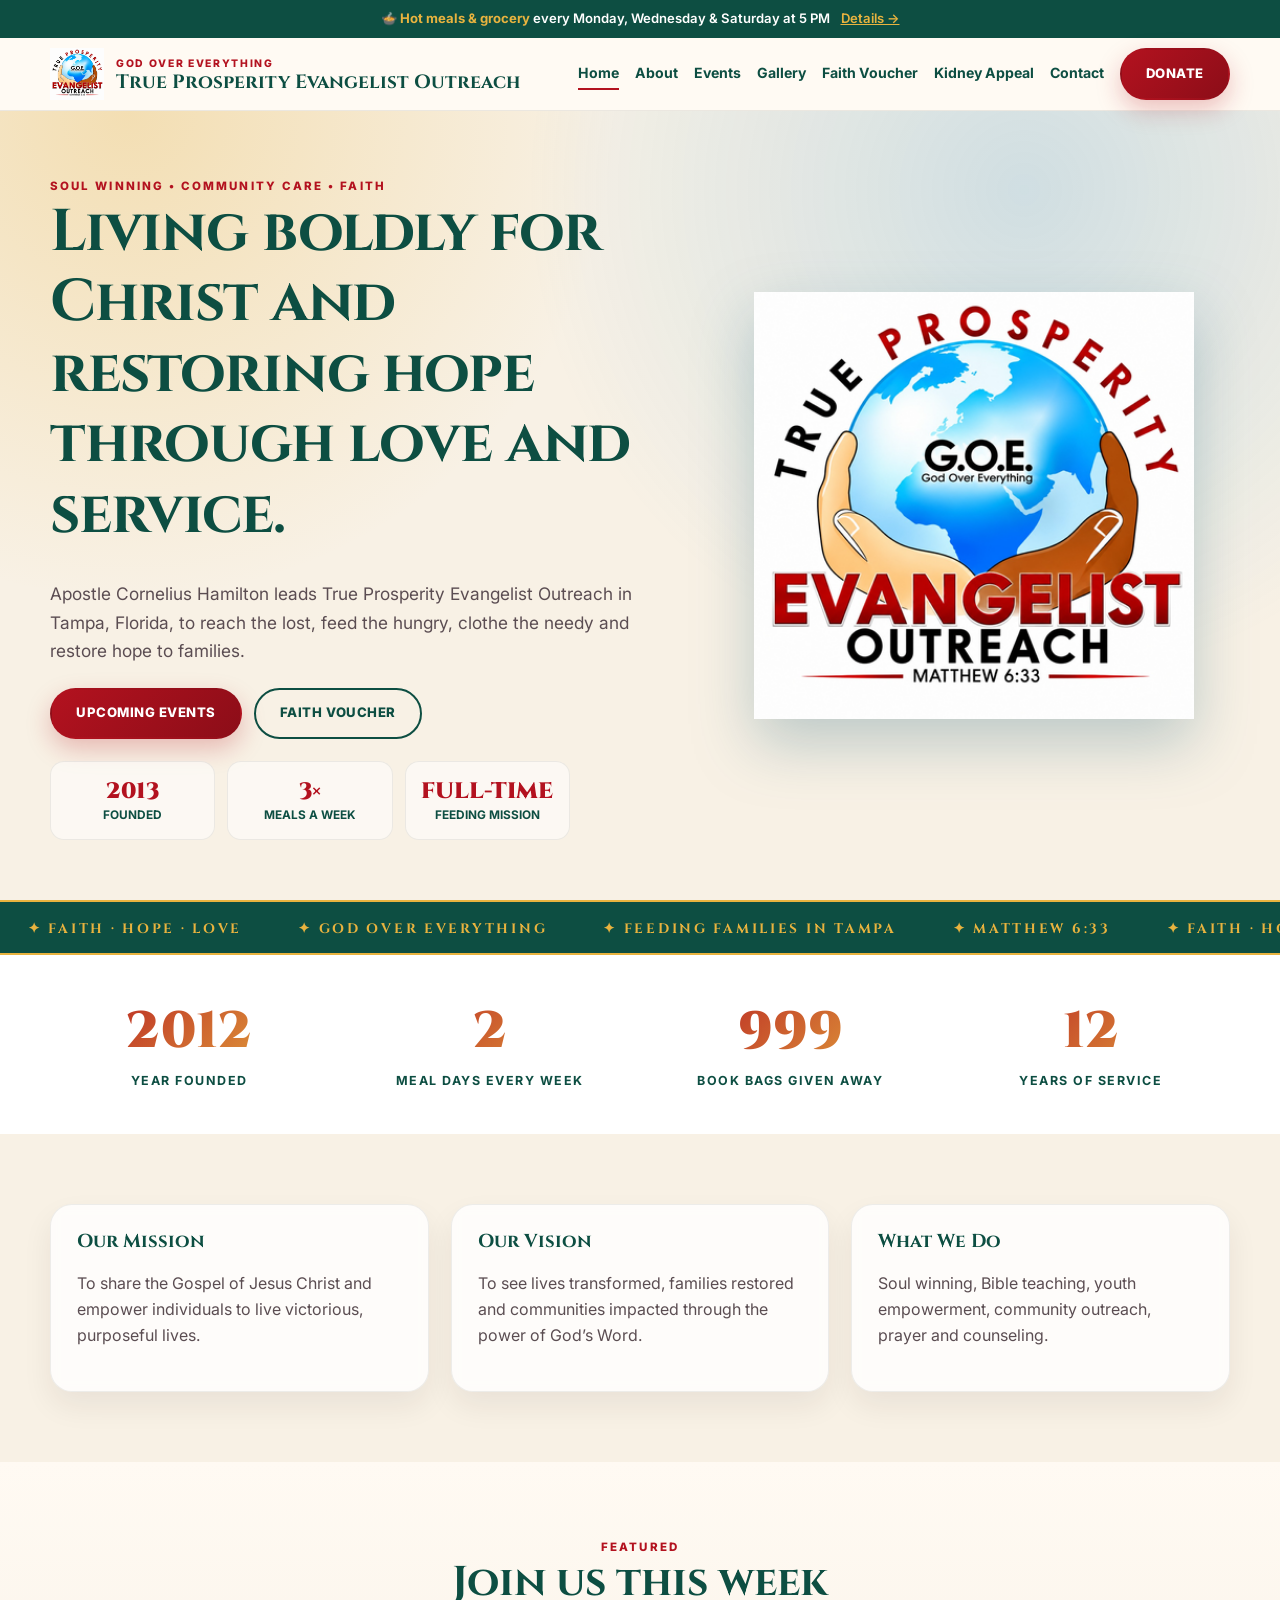
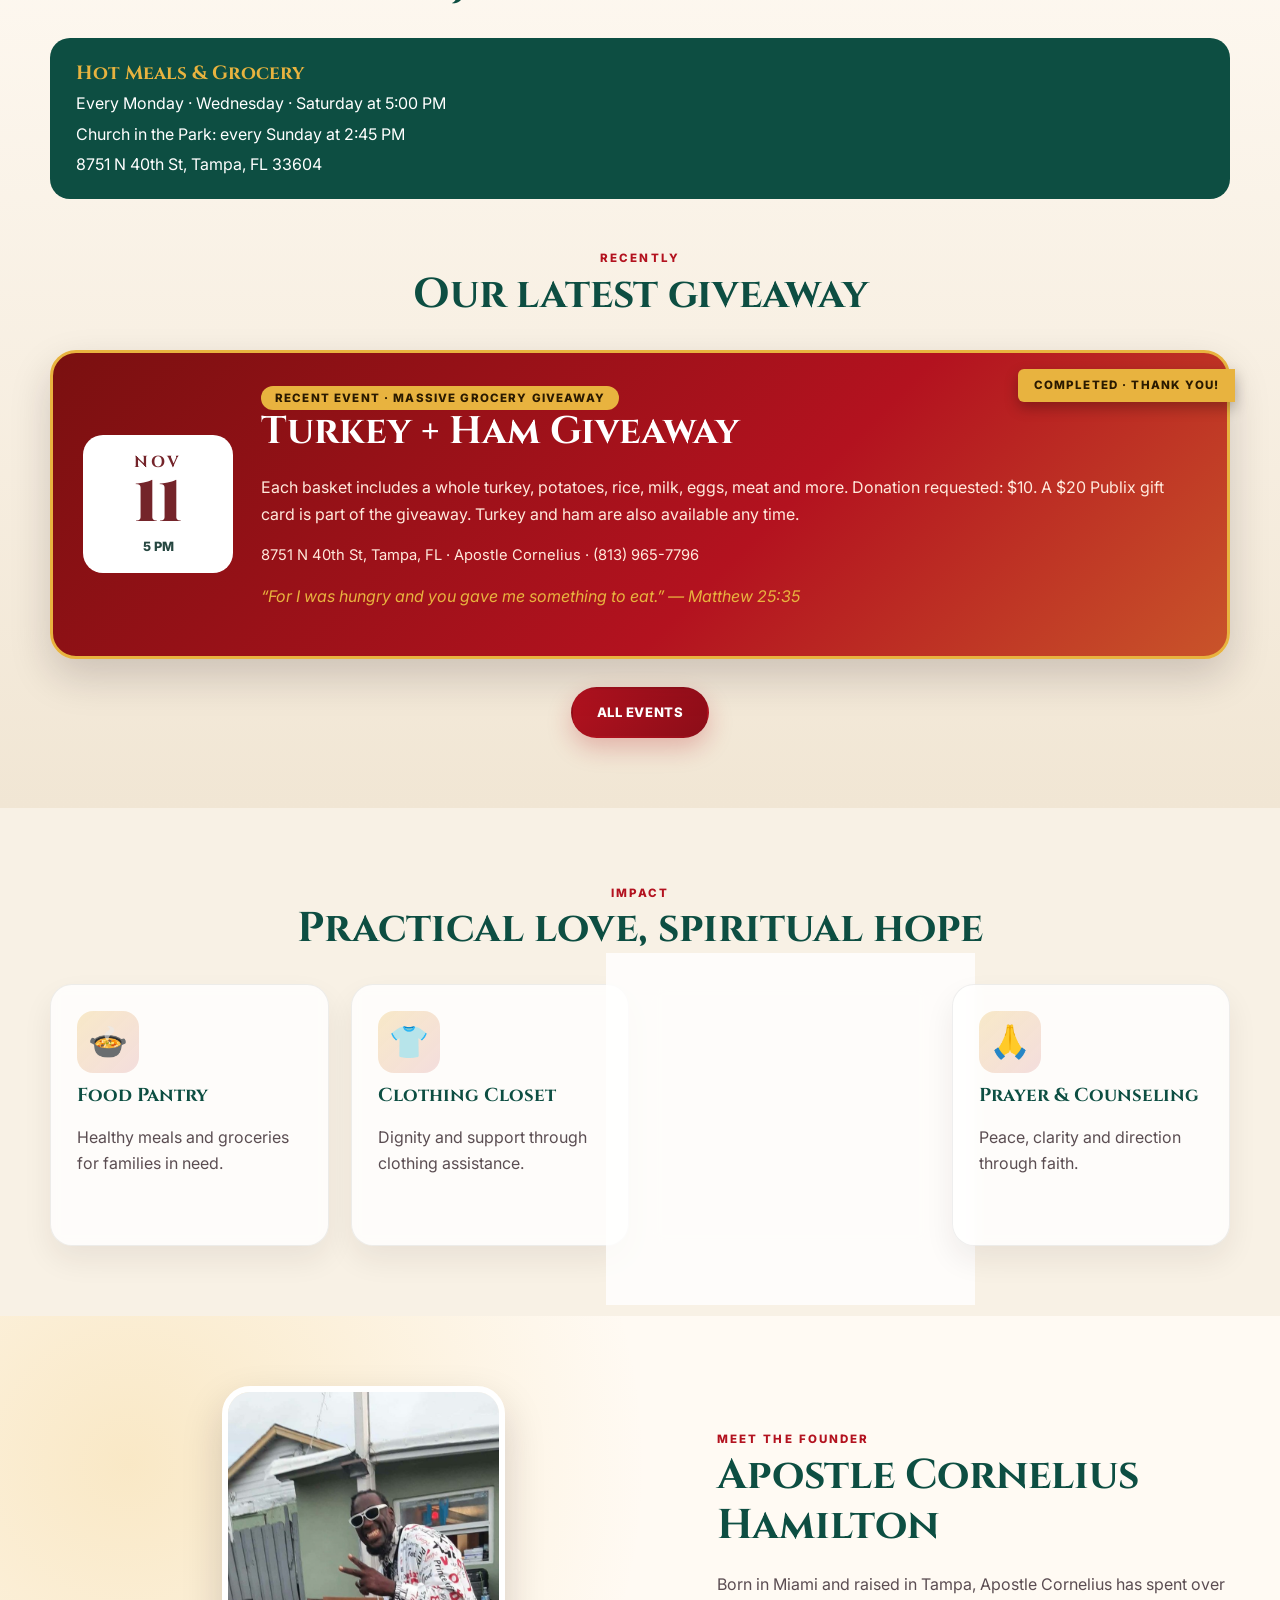
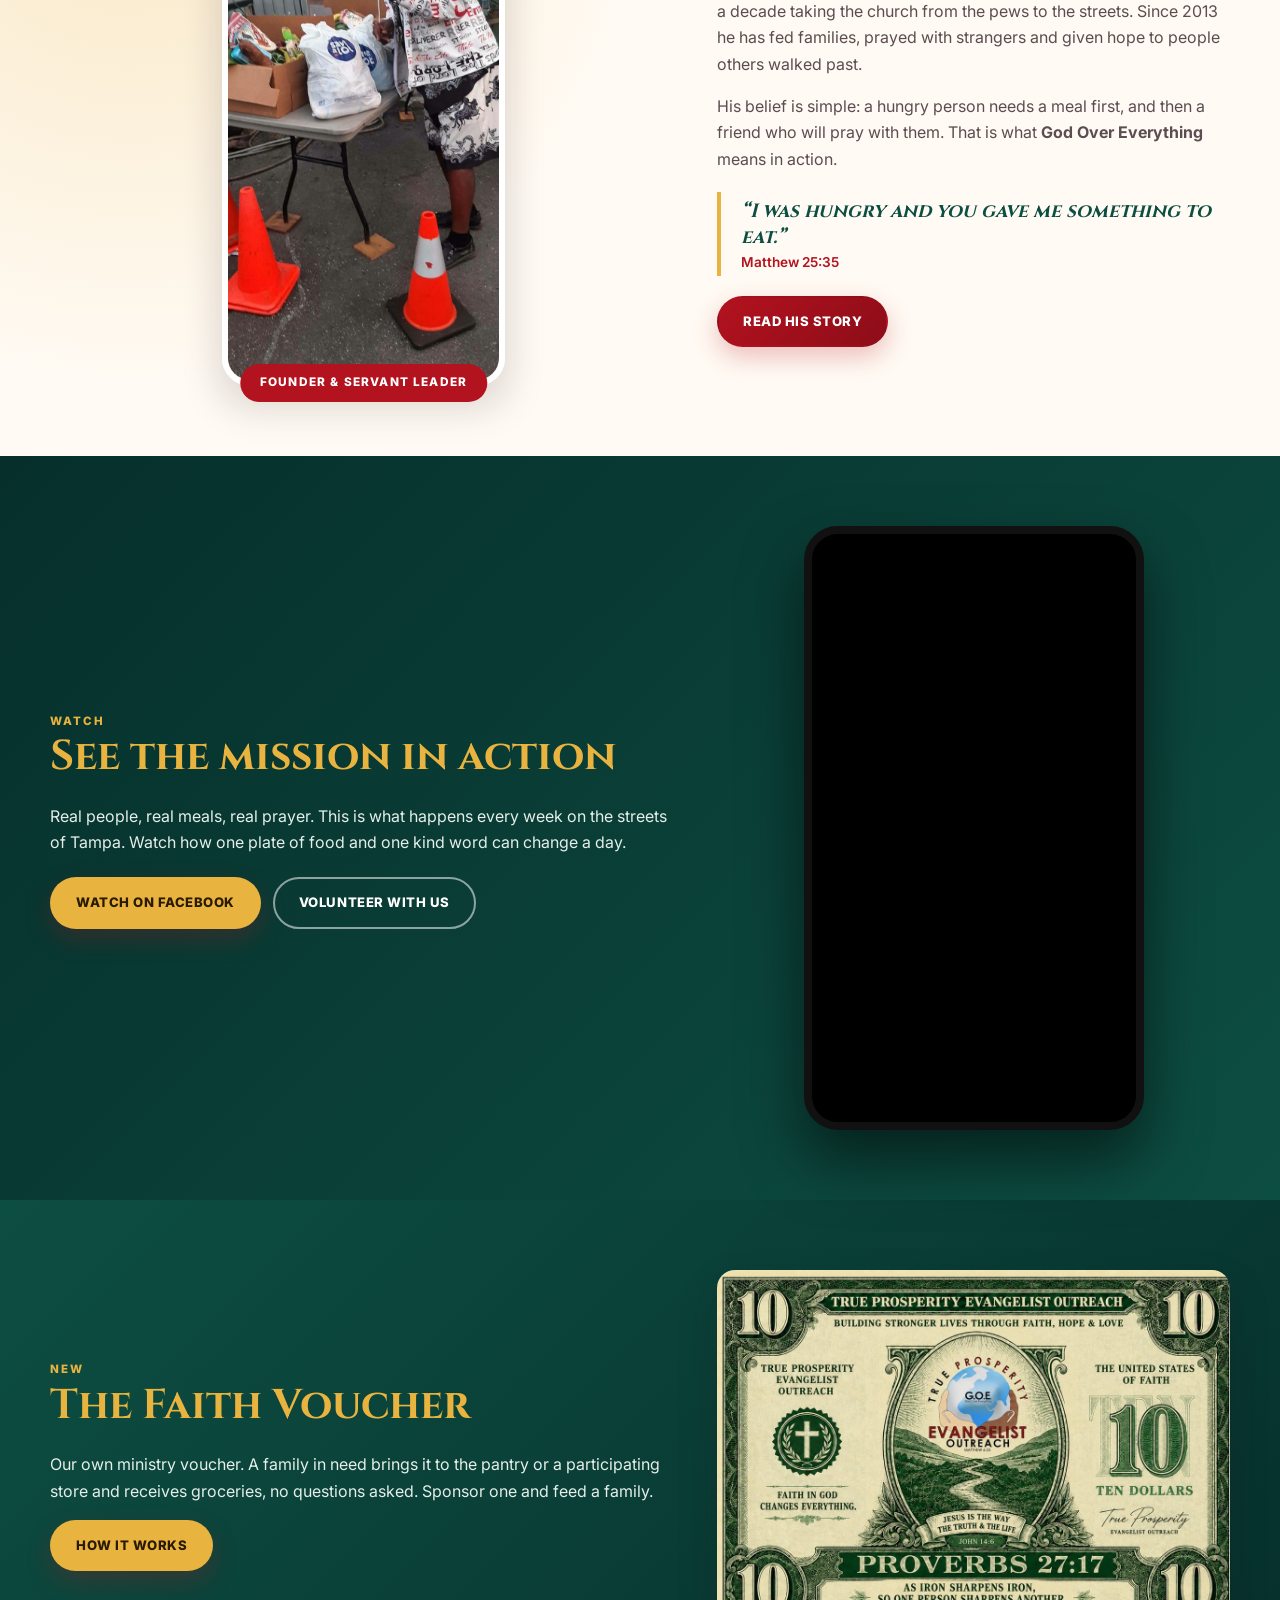
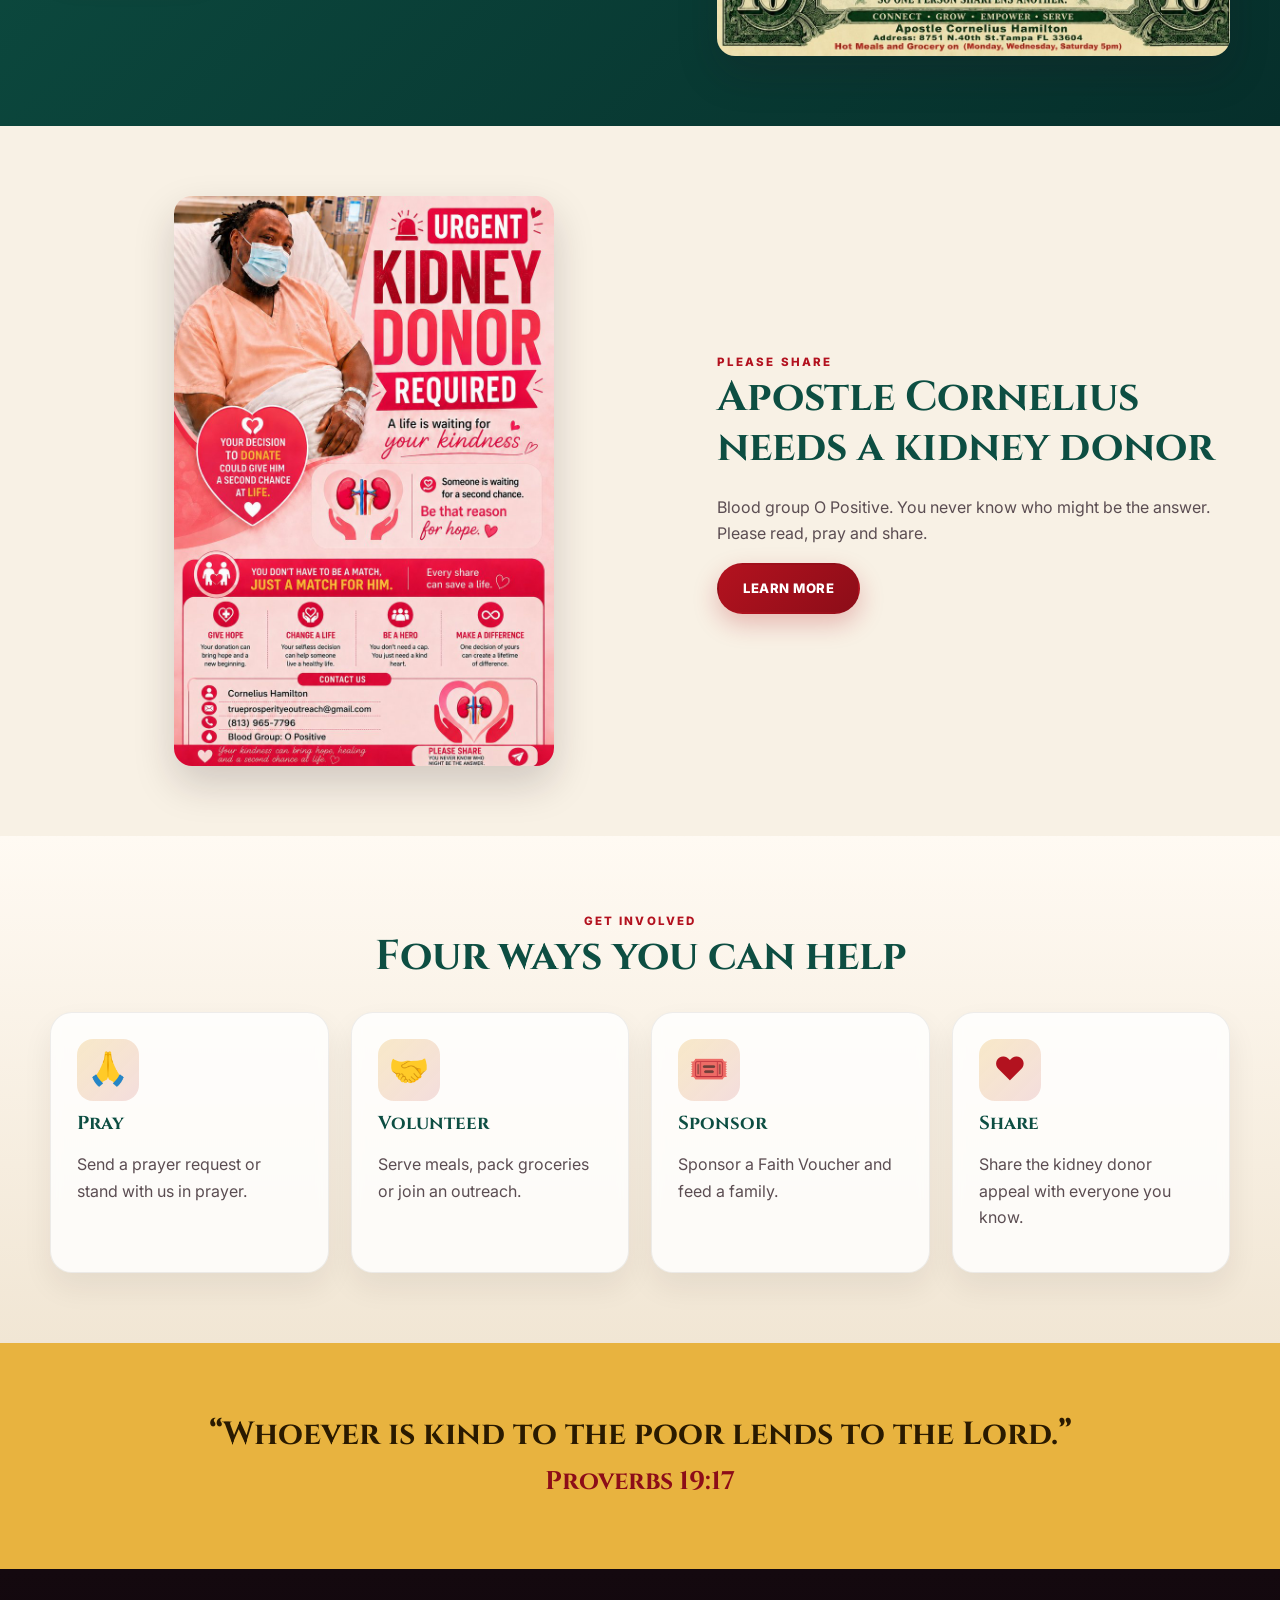
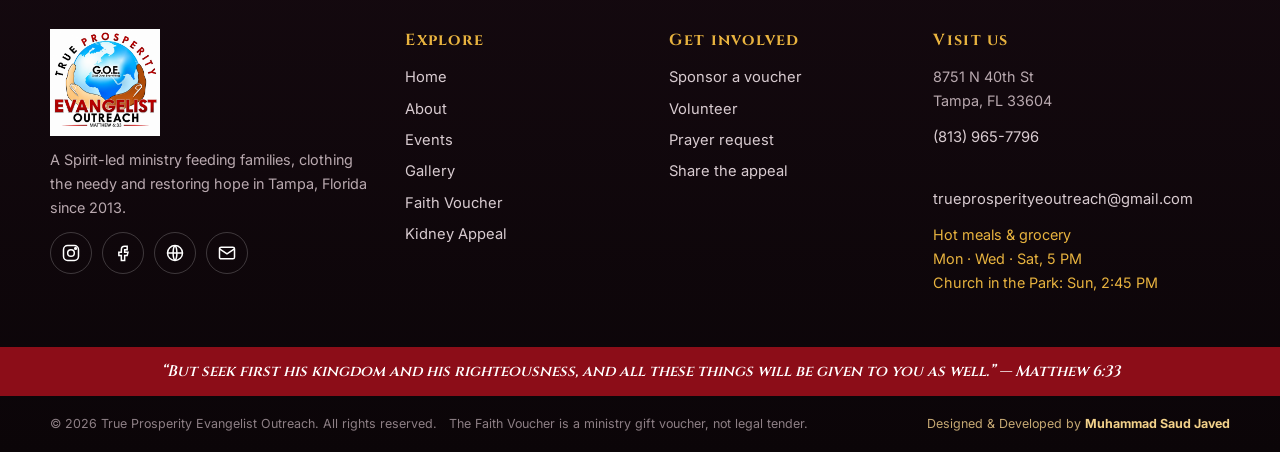
<file: index.html>
<!DOCTYPE html><html lang="en"><head><meta charset="UTF-8"><meta name="viewport" content="width=device-width,initial-scale=1">
<title>Home | True Prosperity Evangelist Outreach</title><meta name="description" content="True Prosperity Evangelist Outreach is a faith-centered ministry in Tampa, Florida offering food assistance, outreach, prayer and soul-winning.">
<link rel="icon" href="favicon.png"><link rel="preconnect" href="https://fonts.googleapis.com"><link rel="preconnect" href="https://fonts.gstatic.com" crossorigin>
<link href="https://fonts.googleapis.com/css2?family=Cinzel:wght@600;700;900&family=Inter:wght@400;500;600;800&display=swap" rel="stylesheet"><link rel="stylesheet" href="styles.css"><script>try{if(localStorage.getItem('tpe-preloader-seen'))document.documentElement.classList.add('preloader-seen');else localStorage.setItem('tpe-preloader-seen','1')}catch(error){console.warn('Unable to remember the preloader state.',error)}</script><meta property="og:title" content="True Prosperity Evangelist Outreach"><meta property="og:description" content="Feeding families and restoring hope in Tampa, Florida. God Over Everything."><meta property="og:image" content="logo.png"><meta name="theme-color" content="#0d4e42">
<script type="application/ld+json">{"@context":"https://schema.org","@type":"NGO","name":"True Prosperity Evangelist Outreach","foundingDate":"2013","telephone":"+1-813-965-7796","email":"trueprosperityeoutreach@gmail.com","address":{"@type":"PostalAddress","streetAddress":"8751 N 40th St","addressLocality":"Tampa","addressRegion":"FL","postalCode":"33604","addressCountry":"US"},"founder":"Cornelius Hamilton"}</script></head><body>
<div id="preloader"><div class="pl-ring"></div><img src="logo.png" alt="True Prosperity Evangelist Outreach"><p>God Over Everything</p></div>
<div class="topbar" id="topbar"></div><div id="progress"></div><header class="site-header"><div class="container nav-wrap"><a class="brand" href="index.html"><img src="logo.png" alt="Logo"><span><small>God Over Everything</small><b>True Prosperity Evangelist Outreach</b></span></a>
<button class="burger" aria-label="Menu" onclick="document.body.classList.toggle('open')">☰</button><nav class="main-nav"><a class=active href="index.html">Home</a><a href="about.html">About</a><a href="events.html">Events</a><a href="gallery.html">Gallery</a><a href="voucher.html">Faith Voucher</a><a href="kidney.html">Kidney Appeal</a><a href="contact.html">Contact</a><a class="btn" href="contact.html">Donate</a></nav></div></header>
<main>
<section class="hero"><div class="container hero-grid"><div><span class="eyebrow">Soul Winning • Community Care • Faith</span>
<h2>Living boldly for Christ and restoring hope through love and service.</h2>
<p>Apostle Cornelius Hamilton leads True Prosperity Evangelist Outreach in Tampa, Florida, to reach the lost, feed the hungry, clothe the needy and restore hope to families.</p>
<div class="actions"><a class="btn" href="events.html">Upcoming Events</a><a class="btn ghost" href="voucher.html">Faith Voucher</a></div>
<div class="stats"><div><b>2013</b>Founded</div><div><b>3×</b>Meals a week</div><div><b>Full-time</b>Feeding mission</div></div></div>
<div class="hero-logo"><img src="logo.png" alt="True Prosperity Evangelist Outreach logo"></div></div></section>
<div class="ticker"><div class="track"><span>✦ Faith · Hope · Love</span><span>✦ God Over Everything</span><span>✦ Feeding families in Tampa</span><span>✦ Matthew 6:33</span><span>✦ Faith · Hope · Love</span><span>✦ God Over Everything</span><span>✦ Feeding families in Tampa</span><span>✦ Matthew 6:33</span><span>✦ Faith · Hope · Love</span><span>✦ God Over Everything</span><span>✦ Feeding families in Tampa</span><span>✦ Matthew 6:33</span><span>✦ Faith · Hope · Love</span><span>✦ God Over Everything</span><span>✦ Feeding families in Tampa</span><span>✦ Matthew 6:33</span></div></div><section class="numbers"><div class="container grid4"><div><b data-count="2013" data-plain="1">0</b><span>Year founded</span></div><div><b data-count="3">0</b><span>Meal days every week</span></div><div><b data-count="1000" data-suffix="+">0</b><span>Book bags given away</span></div><div><b data-count="13" data-suffix="+">0</b><span>Years of service</span></div></div></section><section class="pad"><div class="container grid3">
<article class="card reveal"><h3>Our Mission</h3><p>To share the Gospel of Jesus Christ and empower individuals to live victorious, purposeful lives.</p></article>
<article class="card reveal"><h3>Our Vision</h3><p>To see lives transformed, families restored and communities impacted through the power of God’s Word.</p></article>
<article class="card reveal"><h3>What We Do</h3><p>Soul winning, Bible teaching, youth empowerment, community outreach, prayer and counseling.</p></article></div></section>
<section class="pad soft"><div class="container"><div class="head"><span class="eyebrow dark">Featured</span><h2>Join us this week</h2></div><div class="sched"><b>Hot Meals &amp; Grocery</b><span>Every Monday · Wednesday · Saturday at 5:00 PM</span><span>Church in the Park: every Sunday at 2:45 PM</span><span>8751 N 40th St, Tampa, FL 33604</span></div><div class="head" style="margin-top:44px"><span class="eyebrow dark">Recently</span><h2>Our latest giveaway</h2></div><article class="event-hero past reveal" data-end="2026-11-11"><span class="ribbon">Completed · Thank you!</span><div class="ev-date"><b>NOV</b><i>11</i><span>5 PM</span></div><div><span class="pill">Recent event · Massive Grocery Giveaway</span><h3>Turkey + Ham Giveaway</h3>
<p>Each basket includes a whole turkey, potatoes, rice, milk, eggs, meat and more. Donation requested: $10. A $20 Publix gift card is part of the giveaway. Turkey and ham are also available any time.</p>
<p class="muted">8751 N 40th St, Tampa, FL · Apostle Cornelius · (813) 965-7796</p><p class="verse">“For I was hungry and you gave me something to eat.” — Matthew 25:35</p></div></article><div class="center"><a class="btn" href="events.html">All events</a></div></div></section>
<section class="pad"><div class="container"><div class="head"><span class="eyebrow dark">Impact</span><h2>Practical love, spiritual hope</h2></div><div class="grid4">
<div class="card tilt reveal"><div class="ico">🍲</div><h3>Food Pantry</h3><p>Healthy meals and groceries for families in need.</p></div>
<div class="card tilt reveal"><div class="ico">👕</div><h3>Clothing Closet</h3><p>Dignity and support through clothing assistance.</p></div>
<div class="card tilt reveal"><div class="ico">💼</div><h3>Employment Support</h3><p>Tools, guidance and encouragement toward stability.</p></div>
<div class="card tilt reveal"><div class="ico">🙏</div><h3>Prayer &amp; Counseling</h3><p>Peace, clarity and direction through faith.</p></div></div></div></section>
<section class="pad founder"><div class="container split"><div class="fphoto reveal"><img src="owner.jpg" alt="Apostle Cornelius Hamilton serving food to the community" loading="lazy"><span class="badge">Founder &amp; Servant Leader</span></div>
<div><span class="eyebrow dark">Meet the founder</span><h2>Apostle Cornelius Hamilton</h2><p>Born in Miami and raised in Tampa, Apostle Cornelius has spent over a decade taking the church from the pews to the streets. Since 2013 he has fed families, prayed with strangers and given hope to people others walked past.</p>
<p>His belief is simple: a hungry person needs a meal first, and then a friend who will pray with them. That is what <b>God Over Everything</b> means in action.</p>
<blockquote>“I was hungry and you gave me something to eat.”<cite>Matthew 25:35</cite></blockquote><a class="btn" href="about.html">Read his story</a></div></div></section><section class="pad video-sec"><div class="container split"><div><span class="eyebrow">Watch</span><h2>See the mission in action</h2><p>Real people, real meals, real prayer. This is what happens every week on the streets of Tampa. Watch how one plate of food and one kind word can change a day.</p>
<div class="actions"><a class="btn gold" href="https://www.facebook.com/reel/1381212818402824" target="_blank" rel="noreferrer">Watch on Facebook</a><a class="btn ghost light" href="contact.html">Volunteer with us</a></div></div>
<div class="phone reveal"><iframe src="https://www.facebook.com/plugins/video.php?href=https%3A%2F%2Fwww.facebook.com%2Freel%2F1381212818402824%2F&show_text=false&width=340" title="True Prosperity outreach video" loading="lazy" allowfullscreen allow="autoplay; clipboard-write; encrypted-media; picture-in-picture; web-share"></iframe></div></div></section><section class="pad voucher-teaser"><div class="container split"><div><span class="eyebrow">New</span><h2>The Faith Voucher</h2><p>Our own ministry voucher. A family in need brings it to the pantry or a participating store and receives groceries, no questions asked. Sponsor one and feed a family.</p><a class="btn gold" href="voucher.html">How it works</a></div><img class="reveal shadow zoom" src="voucher-note.jpg" alt="True Prosperity Faith Voucher" loading="lazy"></div></section>
<section class="pad"><div class="container split"><img class="reveal shadow zoom" src="kidney-urgent.jpg" alt="Urgent kidney donor appeal" loading="lazy" style="max-width:380px"><div><span class="eyebrow dark">Please share</span><h2>Apostle Cornelius needs a kidney donor</h2><p>Blood group O Positive. You never know who might be the answer. Please read, pray and share.</p><a class="btn" href="kidney.html">Learn more</a></div></div></section>
<section class="pad soft"><div class="container"><div class="head"><span class="eyebrow dark">Get involved</span><h2>Four ways you can help</h2></div><div class="grid4">
<a class="card tilt reveal help" href="contact.html"><div class="ico">🙏</div><h3>Pray</h3><p>Send a prayer request or stand with us in prayer.</p></a>
<a class="card tilt reveal help" href="contact.html"><div class="ico">🤝</div><h3>Volunteer</h3><p>Serve meals, pack groceries or join an outreach.</p></a>
<a class="card tilt reveal help" href="voucher.html"><div class="ico">🎟️</div><h3>Sponsor</h3><p>Sponsor a Faith Voucher and feed a family.</p></a>
<a class="card tilt reveal help" href="kidney.html"><div class="ico">❤️</div><h3>Share</h3><p>Share the kidney donor appeal with everyone you know.</p></a></div></div></section><section class="pad quote"><div class="container"><p id="vod">“As iron sharpens iron, so one person sharpens another.”<span>Proverbs 27:17</span></p></div></section></main>
<footer class="site-footer"><div class="container fgrid"><div class="fbrand"><img src="logo.png" alt="True Prosperity Evangelist Outreach" class="flogo"><p>A Spirit-led ministry feeding families, clothing the needy and restoring hope in Tampa, Florida since 2013.</p>
<div class="social"><a href="https://www.instagram.com/corneliushamilton7314/" target="_blank" rel="noreferrer" aria-label="Instagram"><svg viewBox="0 0 24 24"><rect x="3" y="3" width="18" height="18" rx="5"/><circle cx="12" cy="12" r="4"/><circle cx="17.5" cy="6.5" r="1" fill="currentColor"/></svg></a>
<a href="https://www.facebook.com/reel/1381212818402824" target="_blank" rel="noreferrer" aria-label="Facebook"><svg viewBox="0 0 24 24"><path d="M14 8h3V4h-3a4 4 0 0 0-4 4v3H7v4h3v6h4v-6h3l1-4h-4V8z"/></svg></a>
<a href="https://trueprosperityevangelistoutreach.wordpress.com/" target="_blank" rel="noreferrer" aria-label="Blog"><svg viewBox="0 0 24 24"><circle cx="12" cy="12" r="9"/><path d="M3 12h18M12 3c3 3 3 15 0 18M12 3c-3 3-3 15 0 18"/></svg></a>
<a href="mailto:trueprosperityeoutreach@gmail.com" aria-label="Email"><svg viewBox="0 0 24 24"><rect x="3" y="5" width="18" height="14" rx="2"/><path d="m3 7 9 6 9-6"/></svg></a></div></div>
<div><h4>Explore</h4><a href="index.html">Home</a><a href="about.html">About</a><a href="events.html">Events</a><a href="gallery.html">Gallery</a><a href="voucher.html">Faith Voucher</a><a href="kidney.html">Kidney Appeal</a></div>
<div><h4>Get involved</h4><a href="contact.html">Sponsor a voucher</a><a href="contact.html">Volunteer</a><a href="contact.html">Prayer request</a><a href="kidney.html">Share the appeal</a></div>
<div><h4>Visit us</h4><p>8751 N 40th St<br>Tampa, FL 33604</p><p><a href="tel:+18139657796">(813) 965-7796</a><br><a href="mailto:trueprosperityeoutreach@gmail.com">trueprosperityeoutreach@gmail.com</a></p><p class="hrs">Hot meals &amp; grocery<br>Mon · Wed · Sat, 5 PM<br>Church in the Park: Sun, 2:45 PM</p></div></div>
<div class="verse-bar">“But seek first his kingdom and his righteousness, and all these things will be given to you as well.” — Matthew 6:33</div>
<div class="container fbottom"><span>© 2026 True Prosperity Evangelist Outreach. All rights reserved.</span><span>The Faith Voucher is a ministry gift voucher, not legal tender.</span><span class="fcredit">Designed &amp; Developed by <strong>Muhammad Saud Javed</strong></span></div></footer><a id="callfab" href="tel:+18139657796" aria-label="Call us">📞</a><button id="totop" aria-label="Back to top">↑</button><script src="script.js"></script></body></html>
</file>
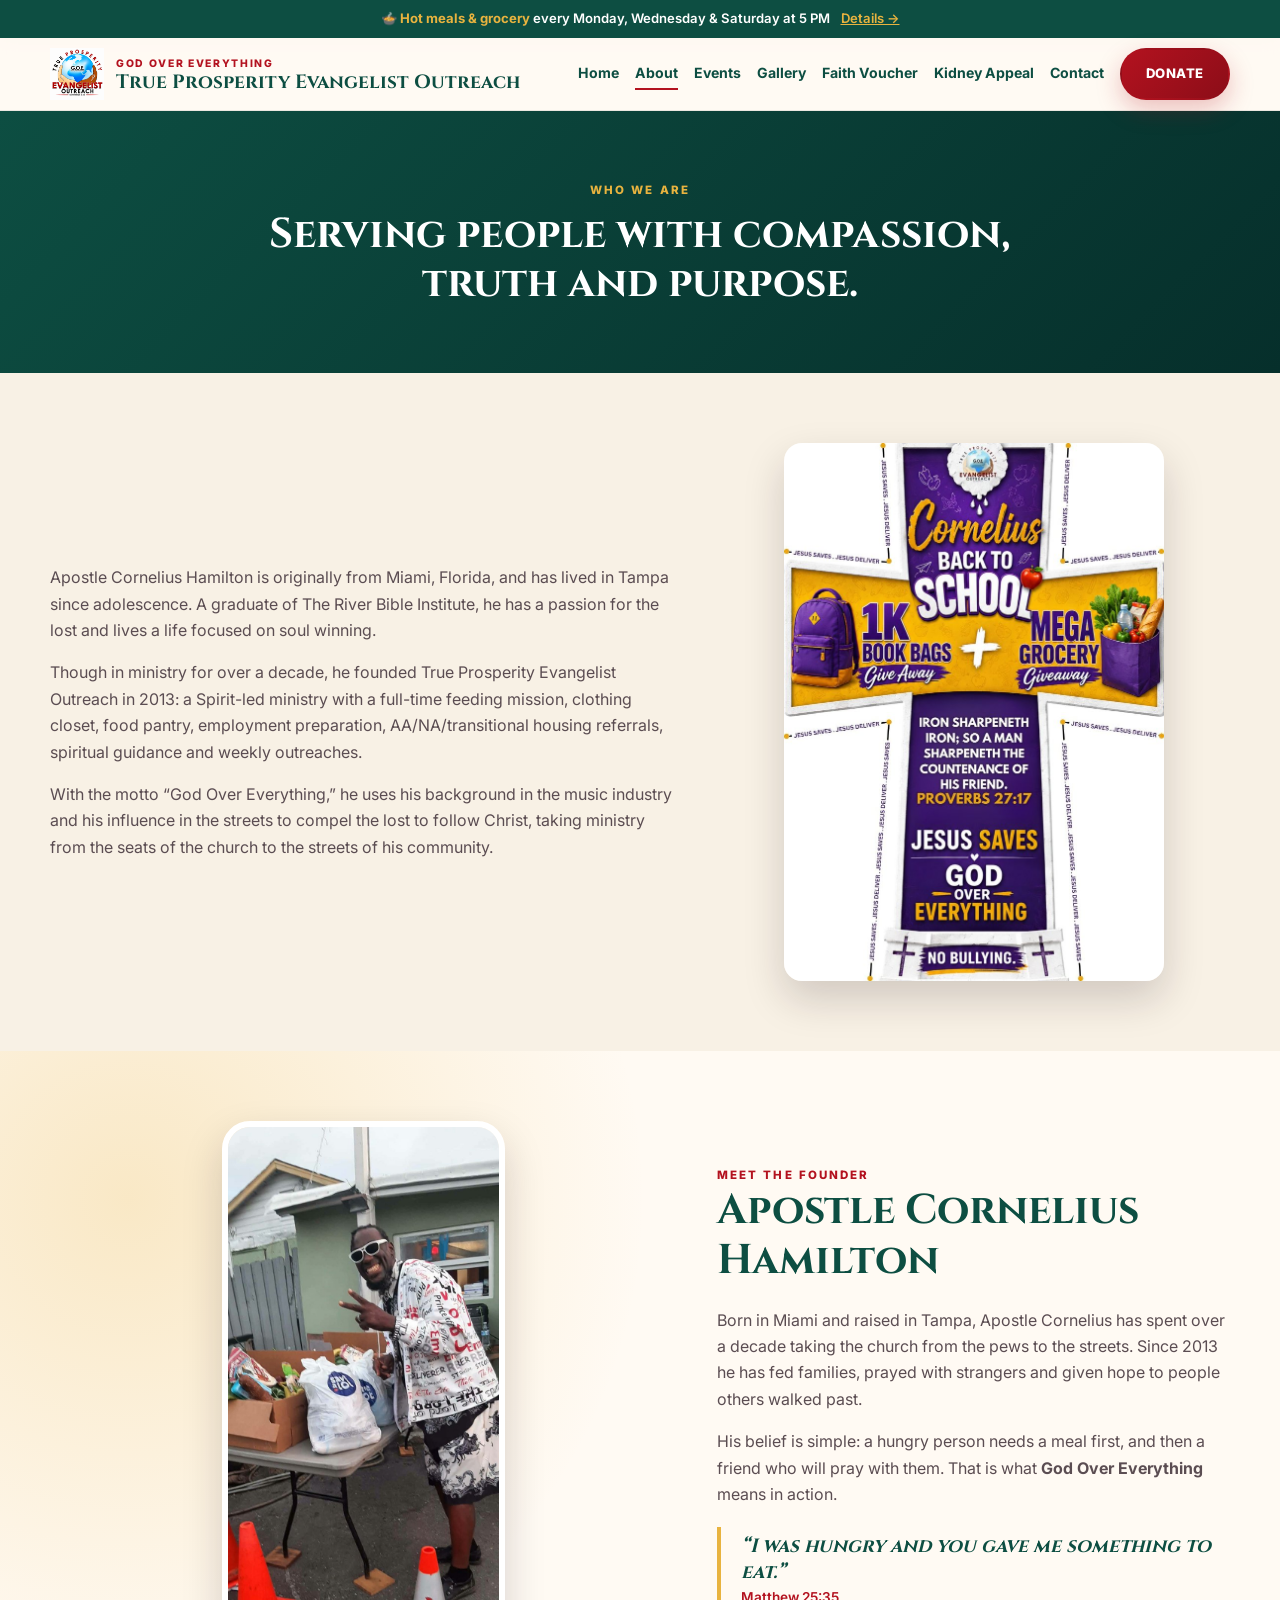
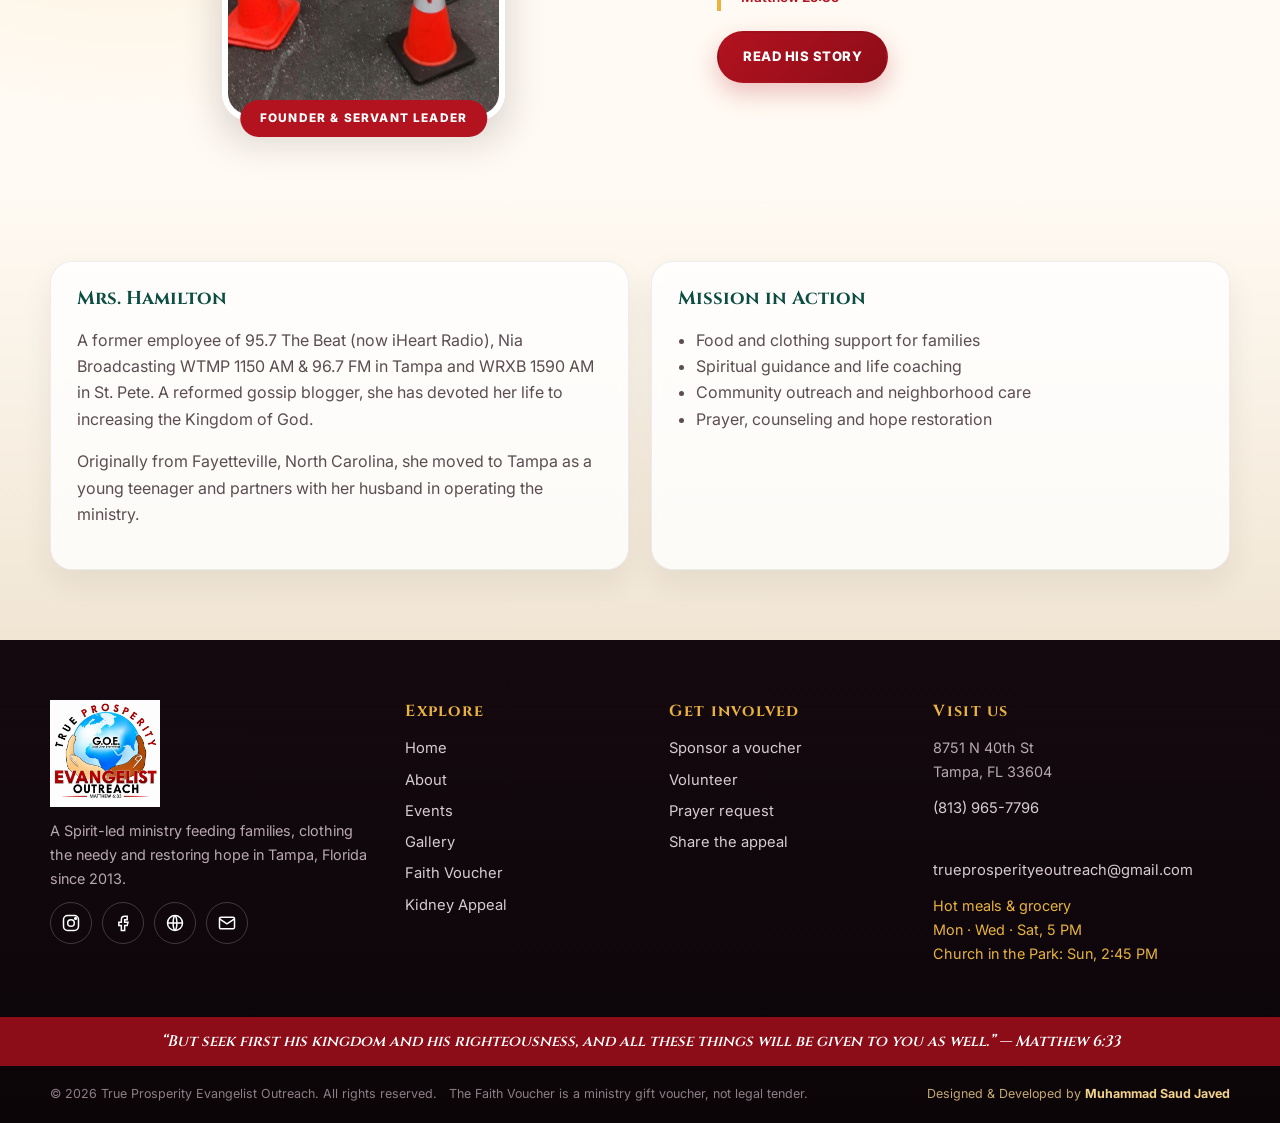
<file: about.html>
<!DOCTYPE html><html lang="en"><head><meta charset="UTF-8"><meta name="viewport" content="width=device-width,initial-scale=1">
<title>About | True Prosperity Evangelist Outreach</title><meta name="description" content="About Apostle Cornelius Hamilton and True Prosperity Evangelist Outreach.">
<link rel="icon" href="favicon.png"><link rel="preconnect" href="https://fonts.googleapis.com"><link rel="preconnect" href="https://fonts.gstatic.com" crossorigin>
<link href="https://fonts.googleapis.com/css2?family=Cinzel:wght@600;700;900&family=Inter:wght@400;500;600;800&display=swap" rel="stylesheet"><link rel="stylesheet" href="styles.css"><script>try{if(localStorage.getItem('tpe-preloader-seen'))document.documentElement.classList.add('preloader-seen');else localStorage.setItem('tpe-preloader-seen','1')}catch(error){console.warn('Unable to remember the preloader state.',error)}</script><meta property="og:title" content="True Prosperity Evangelist Outreach"><meta property="og:description" content="Feeding families and restoring hope in Tampa, Florida. God Over Everything."><meta property="og:image" content="logo.png"><meta name="theme-color" content="#0d4e42">
<script type="application/ld+json">{"@context":"https://schema.org","@type":"NGO","name":"True Prosperity Evangelist Outreach","foundingDate":"2013","telephone":"+1-813-965-7796","email":"trueprosperityeoutreach@gmail.com","address":{"@type":"PostalAddress","streetAddress":"8751 N 40th St","addressLocality":"Tampa","addressRegion":"FL","postalCode":"33604","addressCountry":"US"},"founder":"Cornelius Hamilton"}</script></head><body>
<div id="preloader"><div class="pl-ring"></div><img src="logo.png" alt="True Prosperity Evangelist Outreach"><p>God Over Everything</p></div>
<div class="topbar" id="topbar"></div><div id="progress"></div><header class="site-header"><div class="container nav-wrap"><a class="brand" href="index.html"><img src="logo.png" alt="Logo"><span><small>God Over Everything</small><b>True Prosperity Evangelist Outreach</b></span></a>
<button class="burger" aria-label="Menu" onclick="document.body.classList.toggle('open')">☰</button><nav class="main-nav"><a href="index.html">Home</a><a class=active href="about.html">About</a><a href="events.html">Events</a><a href="gallery.html">Gallery</a><a href="voucher.html">Faith Voucher</a><a href="kidney.html">Kidney Appeal</a><a href="contact.html">Contact</a><a class="btn" href="contact.html">Donate</a></nav></div></header>
<main><section class="banner"><div class="container"><span class="eyebrow">Who We Are</span><h2>Serving people with compassion, truth and purpose.</h2></div></section>
<section class="pad"><div class="container split"><div class="prose"><p>Apostle Cornelius Hamilton is originally from Miami, Florida, and has lived in Tampa since adolescence. A graduate of The River Bible Institute, he has a passion for the lost and lives a life focused on soul winning.</p>
<p>Though in ministry for over a decade, he founded True Prosperity Evangelist Outreach in 2013: a Spirit-led ministry with a full-time feeding mission, clothing closet, food pantry, employment preparation, AA/NA/transitional housing referrals, spiritual guidance and weekly outreaches.</p>
<p>With the motto “God Over Everything,” he uses his background in the music industry and his influence in the streets to compel the lost to follow Christ, taking ministry from the seats of the church to the streets of his community.</p></div>
<img class="reveal shadow zoom" src="about-3.jpg" alt="Apostle Cornelius Hamilton" style="max-width:380px"></div></section>
<section class="pad founder"><div class="container split"><div class="fphoto reveal"><img src="owner.jpg" alt="Apostle Cornelius Hamilton serving food to the community" loading="lazy"><span class="badge">Founder &amp; Servant Leader</span></div>
<div><span class="eyebrow dark">Meet the founder</span><h2>Apostle Cornelius Hamilton</h2><p>Born in Miami and raised in Tampa, Apostle Cornelius has spent over a decade taking the church from the pews to the streets. Since 2013 he has fed families, prayed with strangers and given hope to people others walked past.</p>
<p>His belief is simple: a hungry person needs a meal first, and then a friend who will pray with them. That is what <b>God Over Everything</b> means in action.</p>
<blockquote>“I was hungry and you gave me something to eat.”<cite>Matthew 25:35</cite></blockquote><a class="btn" href="about.html">Read his story</a></div></div></section><section class="pad soft"><div class="container grid2"><div class="card"><h3>Mrs. Hamilton</h3><p>A former employee of 95.7 The Beat (now iHeart Radio), Nia Broadcasting WTMP 1150 AM &amp; 96.7 FM in Tampa and WRXB 1590 AM in St. Pete. A reformed gossip blogger, she has devoted her life to increasing the Kingdom of God.</p><p>Originally from Fayetteville, North Carolina, she moved to Tampa as a young teenager and partners with her husband in operating the ministry.</p></div>
<div class="card"><h3>Mission in Action</h3><ul><li>Food and clothing support for families</li><li>Spiritual guidance and life coaching</li><li>Community outreach and neighborhood care</li><li>Prayer, counseling and hope restoration</li></ul></div></div></section></main>
<footer class="site-footer"><div class="container fgrid"><div class="fbrand"><img src="logo.png" alt="True Prosperity Evangelist Outreach" class="flogo"><p>A Spirit-led ministry feeding families, clothing the needy and restoring hope in Tampa, Florida since 2013.</p>
<div class="social"><a href="https://www.instagram.com/corneliushamilton7314/" target="_blank" rel="noreferrer" aria-label="Instagram"><svg viewBox="0 0 24 24"><rect x="3" y="3" width="18" height="18" rx="5"/><circle cx="12" cy="12" r="4"/><circle cx="17.5" cy="6.5" r="1" fill="currentColor"/></svg></a>
<a href="https://www.facebook.com/reel/1381212818402824" target="_blank" rel="noreferrer" aria-label="Facebook"><svg viewBox="0 0 24 24"><path d="M14 8h3V4h-3a4 4 0 0 0-4 4v3H7v4h3v6h4v-6h3l1-4h-4V8z"/></svg></a>
<a href="https://trueprosperityevangelistoutreach.wordpress.com/" target="_blank" rel="noreferrer" aria-label="Blog"><svg viewBox="0 0 24 24"><circle cx="12" cy="12" r="9"/><path d="M3 12h18M12 3c3 3 3 15 0 18M12 3c-3 3-3 15 0 18"/></svg></a>
<a href="mailto:trueprosperityeoutreach@gmail.com" aria-label="Email"><svg viewBox="0 0 24 24"><rect x="3" y="5" width="18" height="14" rx="2"/><path d="m3 7 9 6 9-6"/></svg></a></div></div>
<div><h4>Explore</h4><a href="index.html">Home</a><a href="about.html">About</a><a href="events.html">Events</a><a href="gallery.html">Gallery</a><a href="voucher.html">Faith Voucher</a><a href="kidney.html">Kidney Appeal</a></div>
<div><h4>Get involved</h4><a href="contact.html">Sponsor a voucher</a><a href="contact.html">Volunteer</a><a href="contact.html">Prayer request</a><a href="kidney.html">Share the appeal</a></div>
<div><h4>Visit us</h4><p>8751 N 40th St<br>Tampa, FL 33604</p><p><a href="tel:+18139657796">(813) 965-7796</a><br><a href="mailto:trueprosperityeoutreach@gmail.com">trueprosperityeoutreach@gmail.com</a></p><p class="hrs">Hot meals &amp; grocery<br>Mon · Wed · Sat, 5 PM<br>Church in the Park: Sun, 2:45 PM</p></div></div>
<div class="verse-bar">“But seek first his kingdom and his righteousness, and all these things will be given to you as well.” — Matthew 6:33</div>
<div class="container fbottom"><span>© 2026 True Prosperity Evangelist Outreach. All rights reserved.</span><span>The Faith Voucher is a ministry gift voucher, not legal tender.</span><span class="fcredit">Designed &amp; Developed by <strong>Muhammad Saud Javed</strong></span></div></footer><a id="callfab" href="tel:+18139657796" aria-label="Call us">📞</a><button id="totop" aria-label="Back to top">↑</button><script src="script.js"></script></body></html>
</file>
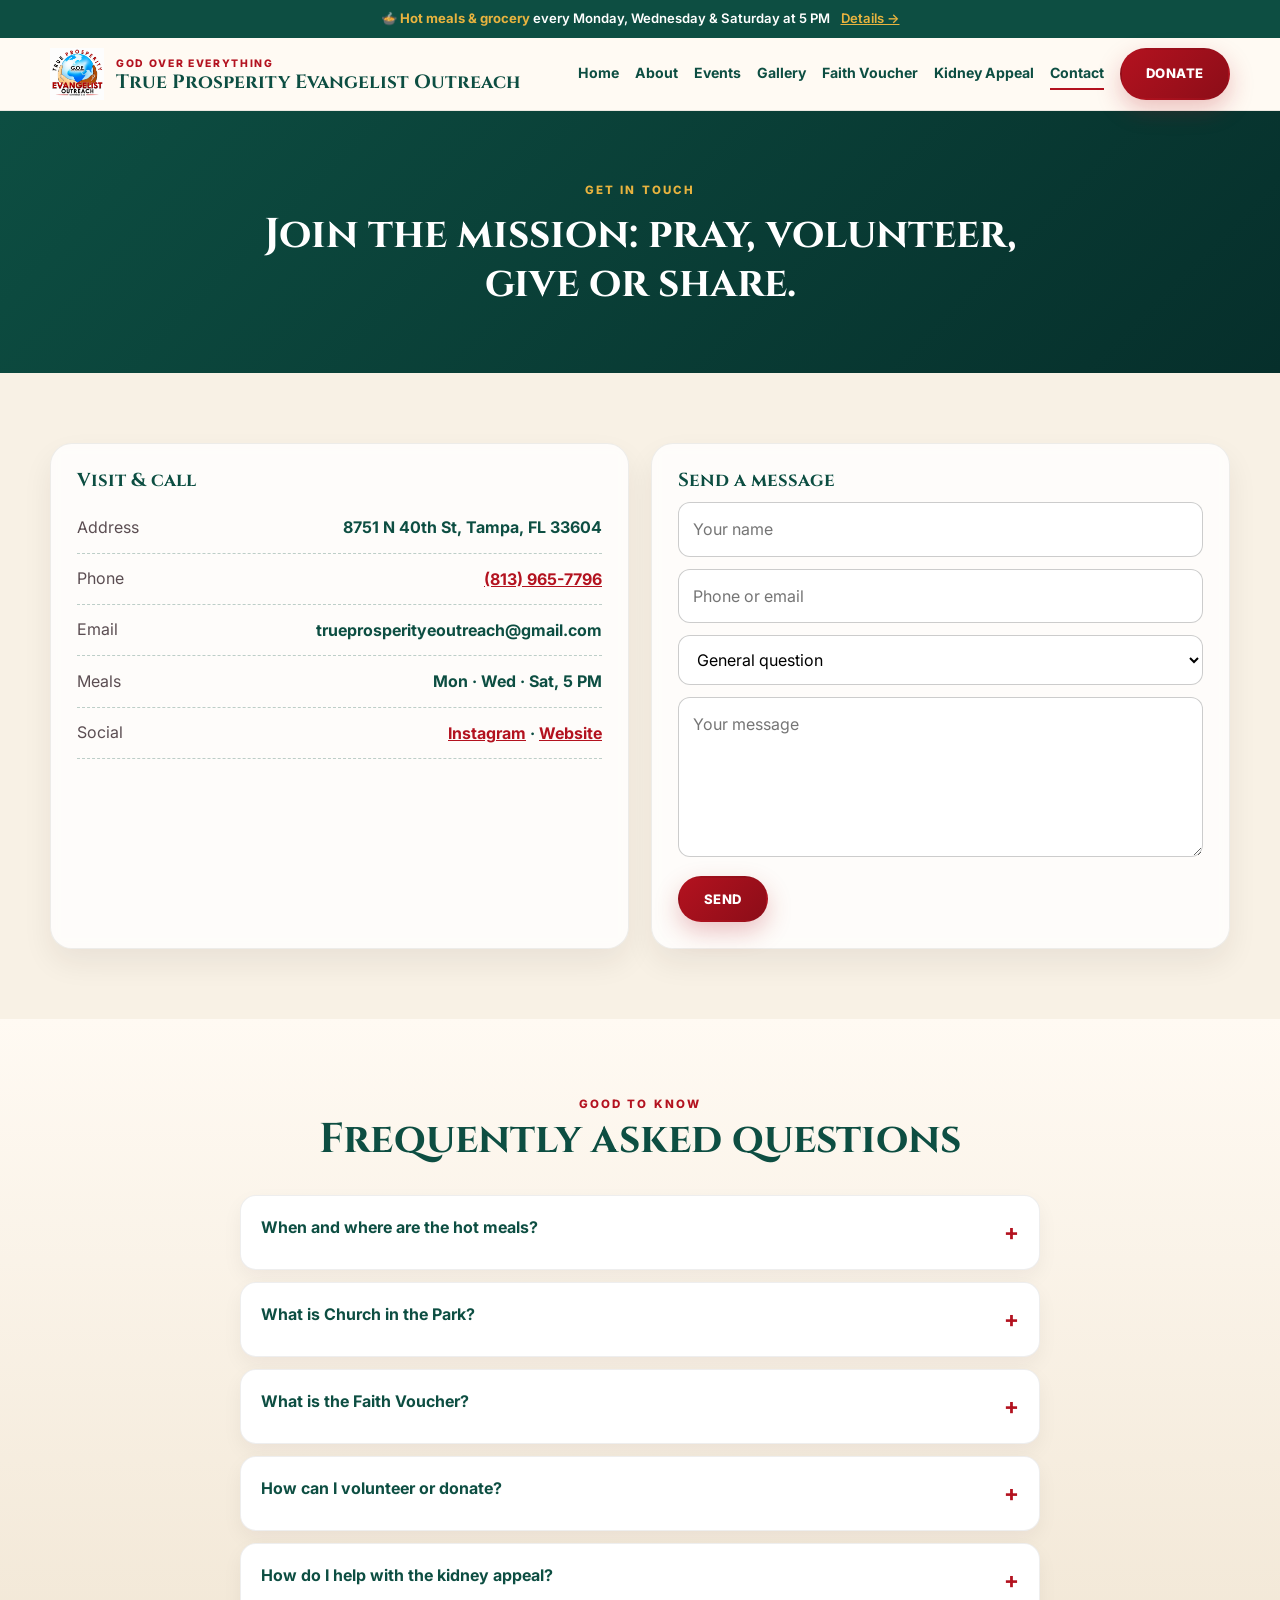
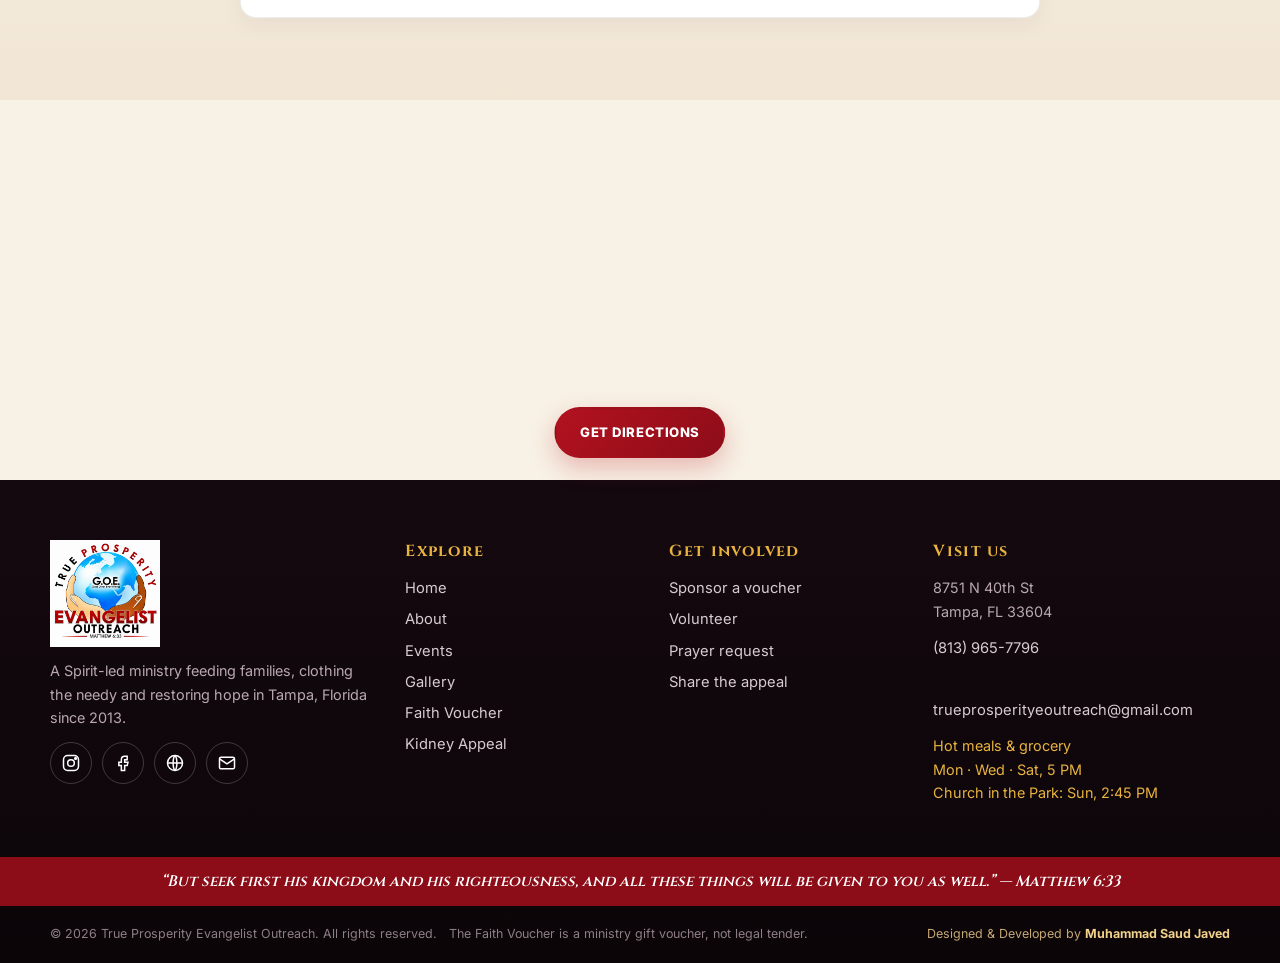
<file: contact.html>
<!DOCTYPE html><html lang="en"><head><meta charset="UTF-8"><meta name="viewport" content="width=device-width,initial-scale=1">
<title>Contact | True Prosperity Evangelist Outreach</title><meta name="description" content="Contact True Prosperity Evangelist Outreach in Tampa, Florida.">
<link rel="icon" href="favicon.png"><link rel="preconnect" href="https://fonts.googleapis.com"><link rel="preconnect" href="https://fonts.gstatic.com" crossorigin>
<link href="https://fonts.googleapis.com/css2?family=Cinzel:wght@600;700;900&family=Inter:wght@400;500;600;800&display=swap" rel="stylesheet"><link rel="stylesheet" href="styles.css"><script>try{if(localStorage.getItem('tpe-preloader-seen'))document.documentElement.classList.add('preloader-seen');else localStorage.setItem('tpe-preloader-seen','1')}catch(error){console.warn('Unable to remember the preloader state.',error)}</script><meta property="og:title" content="True Prosperity Evangelist Outreach"><meta property="og:description" content="Feeding families and restoring hope in Tampa, Florida. God Over Everything."><meta property="og:image" content="logo.png"><meta name="theme-color" content="#0d4e42">
<script type="application/ld+json">{"@context":"https://schema.org","@type":"NGO","name":"True Prosperity Evangelist Outreach","foundingDate":"2013","telephone":"+1-813-965-7796","email":"trueprosperityeoutreach@gmail.com","address":{"@type":"PostalAddress","streetAddress":"8751 N 40th St","addressLocality":"Tampa","addressRegion":"FL","postalCode":"33604","addressCountry":"US"},"founder":"Cornelius Hamilton"}</script></head><body>
<div id="preloader"><div class="pl-ring"></div><img src="logo.png" alt="True Prosperity Evangelist Outreach"><p>God Over Everything</p></div>
<div class="topbar" id="topbar"></div><div id="progress"></div><header class="site-header"><div class="container nav-wrap"><a class="brand" href="index.html"><img src="logo.png" alt="Logo"><span><small>God Over Everything</small><b>True Prosperity Evangelist Outreach</b></span></a>
<button class="burger" aria-label="Menu" onclick="document.body.classList.toggle('open')">☰</button><nav class="main-nav"><a href="index.html">Home</a><a href="about.html">About</a><a href="events.html">Events</a><a href="gallery.html">Gallery</a><a href="voucher.html">Faith Voucher</a><a href="kidney.html">Kidney Appeal</a><a class=active href="contact.html">Contact</a><a class="btn" href="contact.html">Donate</a></nav></div></header>
<main><section class="banner"><div class="container"><span class="eyebrow">Get in touch</span><h2>Join the mission: pray, volunteer, give or share.</h2></div></section>
<section class="pad"><div class="container grid2"><div class="card"><h3>Visit &amp; call</h3><div class="row"><span>Address</span><b>8751 N 40th St, Tampa, FL 33604</b></div><div class="row"><span>Phone</span><b><a href="tel:+18139657796">(813) 965-7796</a></b></div><div class="row"><span>Email</span><b>trueprosperityeoutreach@gmail.com</b></div><div class="row"><span>Meals</span><b>Mon · Wed · Sat, 5 PM</b></div><div class="row"><span>Social</span><b><a href="https://www.instagram.com/corneliushamilton7314/" target="_blank" rel="noreferrer">Instagram</a> · <a href="https://trueprosperityevangelistoutreach.wordpress.com/" target="_blank" rel="noreferrer">Website</a></b></div></div>
<form class="card" id="cform"><h3>Send a message</h3><input name="n" placeholder="Your name" required><input name="p" placeholder="Phone or email" required><select name="t"><option>General question</option><option>Sponsor a Faith Voucher</option><option>Volunteer</option><option>Kidney donor inquiry</option><option>Prayer request</option></select><textarea name="m" rows="5" placeholder="Your message" required></textarea><button class="btn" type="submit">Send</button></form></div></section><section class="pad soft"><div class="container narrowc"><div class="head"><span class="eyebrow dark">Good to know</span><h2>Frequently asked questions</h2></div>
<details><summary>When and where are the hot meals?</summary><p>Hot meals and groceries are served every Monday, Wednesday and Saturday at 5 PM at 8751 N 40th St, Tampa, FL 33604.</p></details>
<details><summary>What is Church in the Park?</summary><p>An outdoor Sunday service at 2:45 PM. Call (813) 965-7796 for the exact location.</p></details>
<details><summary>What is the Faith Voucher?</summary><p>A ministry gift voucher that can be redeemed for groceries through the ministry and participating partners. It is not legal tender and has no cash value.</p></details>
<details><summary>How can I volunteer or donate?</summary><p>Use the form above, call (813) 965-7796 or email trueprosperityeoutreach@gmail.com and we will respond personally.</p></details>
<details><summary>How do I help with the kidney appeal?</summary><p>Please contact the ministry using the details on the Kidney Appeal page. Medical eligibility is decided by a transplant center.</p></details></div></section>
<section class="mapsec"><iframe title="Map to True Prosperity Evangelist Outreach" loading="lazy" src="https://maps.google.com/maps?q=8751+N+40th+St+Tampa+FL+33604&output=embed"></iframe><a class="btn" href="https://www.google.com/maps/dir/?api=1&destination=8751+N+40th+St+Tampa+FL+33604" target="_blank" rel="noreferrer">Get directions</a></section></main>
<footer class="site-footer"><div class="container fgrid"><div class="fbrand"><img src="logo.png" alt="True Prosperity Evangelist Outreach" class="flogo"><p>A Spirit-led ministry feeding families, clothing the needy and restoring hope in Tampa, Florida since 2013.</p>
<div class="social"><a href="https://www.instagram.com/corneliushamilton7314/" target="_blank" rel="noreferrer" aria-label="Instagram"><svg viewBox="0 0 24 24"><rect x="3" y="3" width="18" height="18" rx="5"/><circle cx="12" cy="12" r="4"/><circle cx="17.5" cy="6.5" r="1" fill="currentColor"/></svg></a>
<a href="https://www.facebook.com/reel/1381212818402824" target="_blank" rel="noreferrer" aria-label="Facebook"><svg viewBox="0 0 24 24"><path d="M14 8h3V4h-3a4 4 0 0 0-4 4v3H7v4h3v6h4v-6h3l1-4h-4V8z"/></svg></a>
<a href="https://trueprosperityevangelistoutreach.wordpress.com/" target="_blank" rel="noreferrer" aria-label="Blog"><svg viewBox="0 0 24 24"><circle cx="12" cy="12" r="9"/><path d="M3 12h18M12 3c3 3 3 15 0 18M12 3c-3 3-3 15 0 18"/></svg></a>
<a href="mailto:trueprosperityeoutreach@gmail.com" aria-label="Email"><svg viewBox="0 0 24 24"><rect x="3" y="5" width="18" height="14" rx="2"/><path d="m3 7 9 6 9-6"/></svg></a></div></div>
<div><h4>Explore</h4><a href="index.html">Home</a><a href="about.html">About</a><a href="events.html">Events</a><a href="gallery.html">Gallery</a><a href="voucher.html">Faith Voucher</a><a href="kidney.html">Kidney Appeal</a></div>
<div><h4>Get involved</h4><a href="contact.html">Sponsor a voucher</a><a href="contact.html">Volunteer</a><a href="contact.html">Prayer request</a><a href="kidney.html">Share the appeal</a></div>
<div><h4>Visit us</h4><p>8751 N 40th St<br>Tampa, FL 33604</p><p><a href="tel:+18139657796">(813) 965-7796</a><br><a href="mailto:trueprosperityeoutreach@gmail.com">trueprosperityeoutreach@gmail.com</a></p><p class="hrs">Hot meals &amp; grocery<br>Mon · Wed · Sat, 5 PM<br>Church in the Park: Sun, 2:45 PM</p></div></div>
<div class="verse-bar">“But seek first his kingdom and his righteousness, and all these things will be given to you as well.” — Matthew 6:33</div>
<div class="container fbottom"><span>© 2026 True Prosperity Evangelist Outreach. All rights reserved.</span><span>The Faith Voucher is a ministry gift voucher, not legal tender.</span><span class="fcredit">Designed &amp; Developed by <strong>Muhammad Saud Javed</strong></span></div></footer><a id="callfab" href="tel:+18139657796" aria-label="Call us">📞</a><button id="totop" aria-label="Back to top">↑</button><script src="script.js"></script></body></html>
</file>
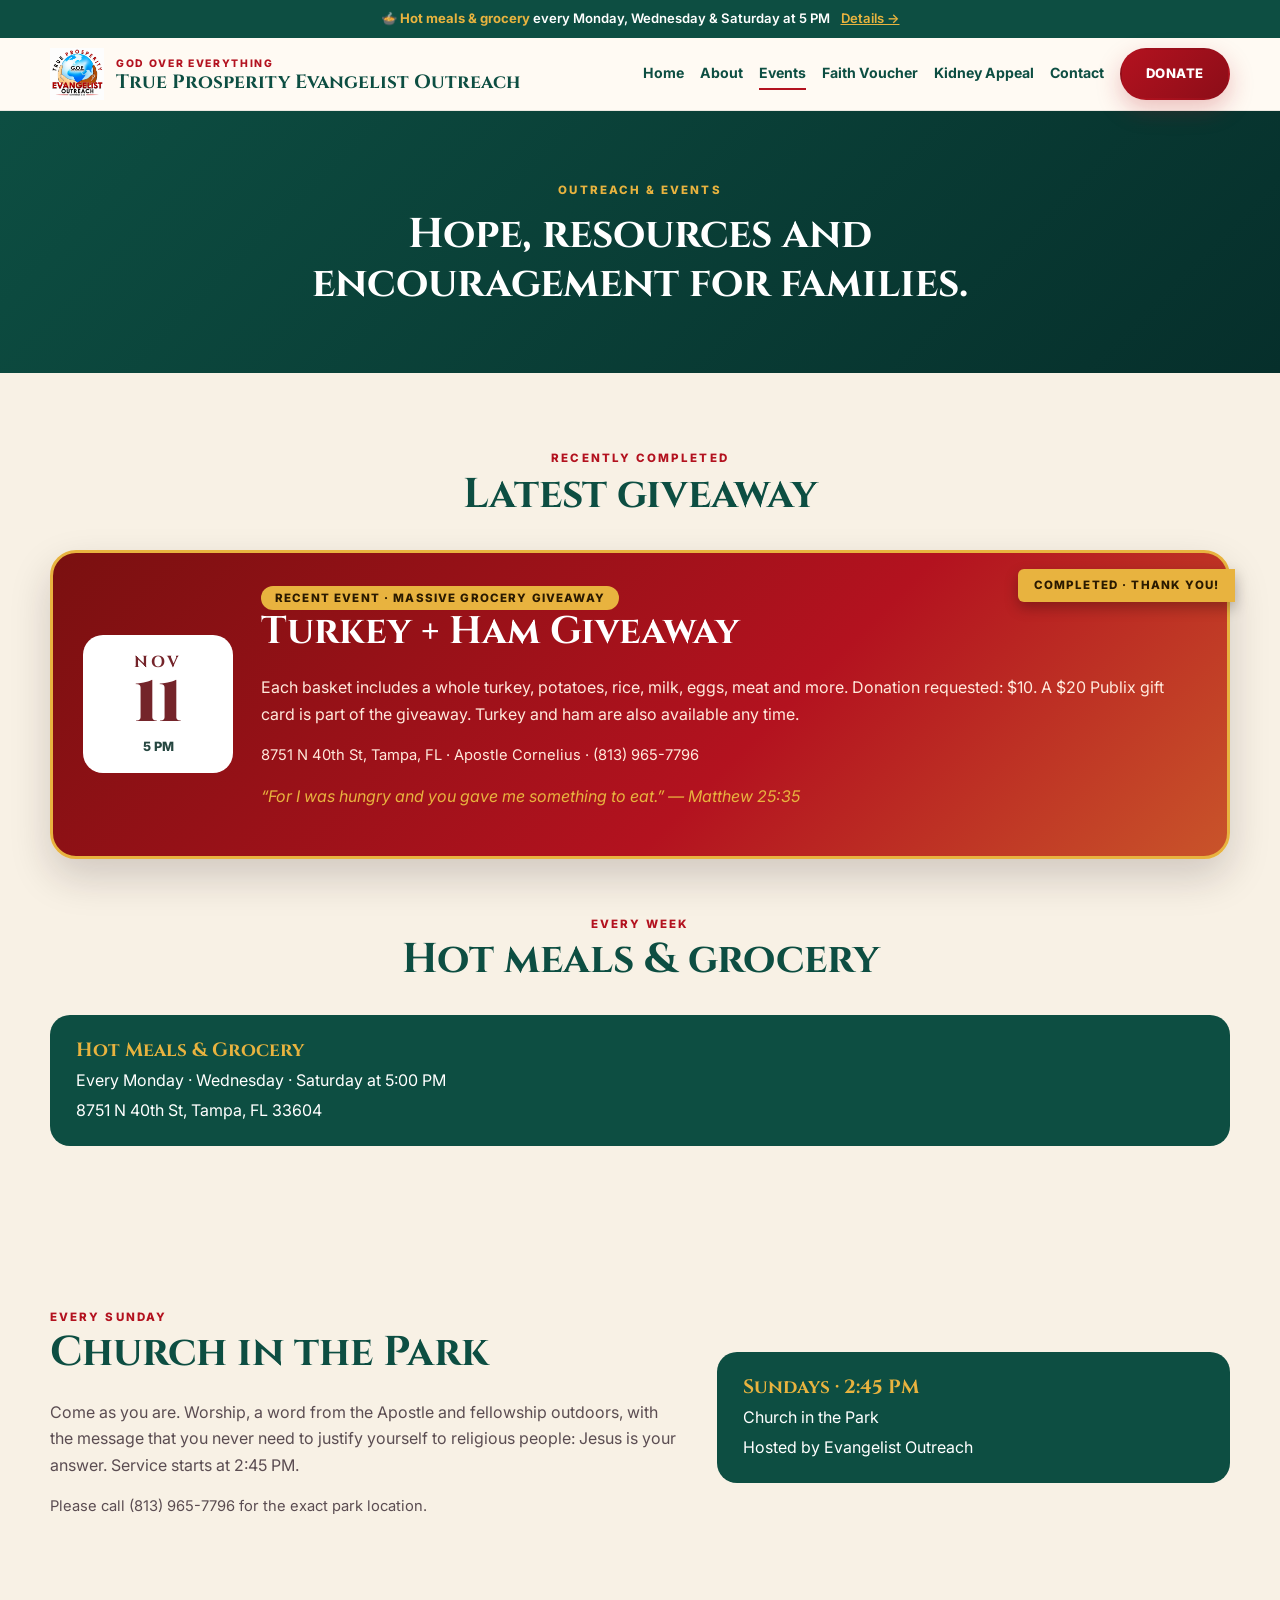
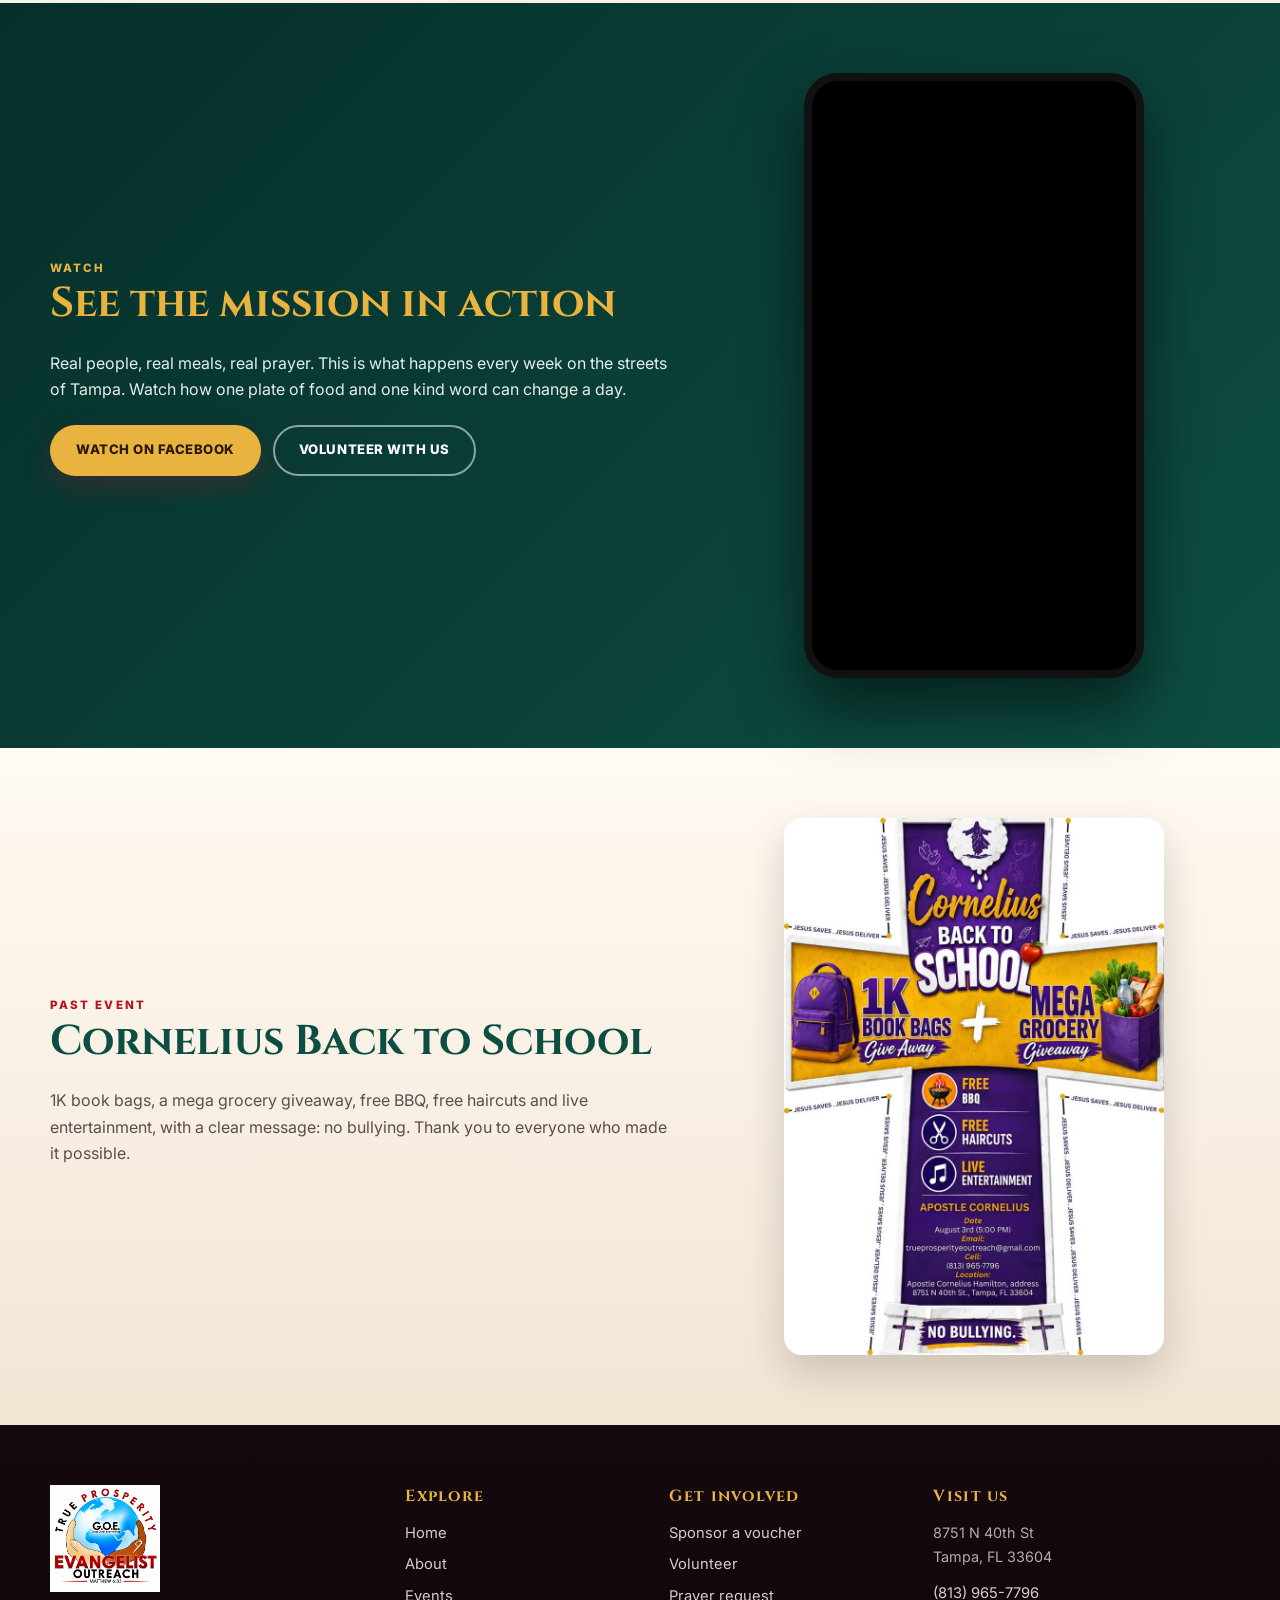
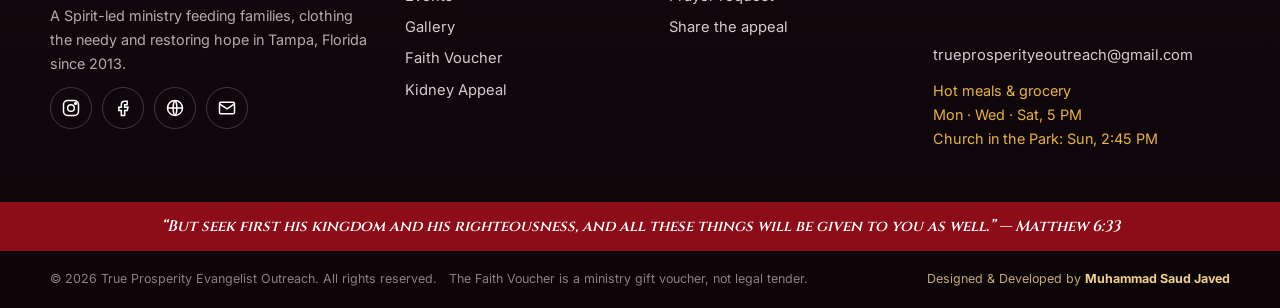
<file: events.html>
<!DOCTYPE html><html lang="en"><head><meta charset="UTF-8"><meta name="viewport" content="width=device-width,initial-scale=1">
<title>Events | True Prosperity Evangelist Outreach</title><meta name="description" content="Upcoming and past outreach events: grocery giveaways, back to school and weekly hot meals in Tampa.">
<link rel="icon" href="favicon.png"><link rel="preconnect" href="https://fonts.googleapis.com"><link rel="preconnect" href="https://fonts.gstatic.com" crossorigin>
<link href="https://fonts.googleapis.com/css2?family=Cinzel:wght@600;700;900&family=Inter:wght@400;500;600;800&display=swap" rel="stylesheet"><link rel="stylesheet" href="styles.css"><script>try{if(localStorage.getItem('tpe-preloader-seen'))document.documentElement.classList.add('preloader-seen');else localStorage.setItem('tpe-preloader-seen','1')}catch(error){console.warn('Unable to remember the preloader state.',error)}</script><meta property="og:title" content="True Prosperity Evangelist Outreach"><meta property="og:description" content="Feeding families and restoring hope in Tampa, Florida. God Over Everything."><meta property="og:image" content="logo.png"><meta name="theme-color" content="#0d4e42">
<script type="application/ld+json">{"@context":"https://schema.org","@type":"NGO","name":"True Prosperity Evangelist Outreach","foundingDate":"2013","telephone":"+1-813-965-7796","email":"trueprosperityeoutreach@gmail.com","address":{"@type":"PostalAddress","streetAddress":"8751 N 40th St","addressLocality":"Tampa","addressRegion":"FL","postalCode":"33604","addressCountry":"US"},"founder":"Cornelius Hamilton"}</script></head><body>
<div id="preloader"><div class="pl-ring"></div><img src="logo.png" alt="True Prosperity Evangelist Outreach"><p>God Over Everything</p></div>
<div class="topbar" id="topbar"></div><div id="progress"></div><header class="site-header"><div class="container nav-wrap"><a class="brand" href="index.html"><img src="logo.png" alt="Logo"><span><small>God Over Everything</small><b>True Prosperity Evangelist Outreach</b></span></a>
<button class="burger" aria-label="Menu" onclick="document.body.classList.toggle('open')">☰</button><nav class="main-nav"><a href="index.html">Home</a><a href="about.html">About</a><a class=active href="events.html">Events</a><a href="voucher.html">Faith Voucher</a><a href="kidney.html">Kidney Appeal</a><a href="contact.html">Contact</a><a class="btn" href="contact.html">Donate</a></nav></div></header>
<main><section class="banner"><div class="container"><span class="eyebrow">Outreach & Events</span><h2>Hope, resources and encouragement for families.</h2></div></section>
<section class="pad"><div class="container"><div class="head"><span class="eyebrow dark">Recently completed</span><h2>Latest giveaway</h2></div><article class="event-hero past reveal" data-end="2026-11-11"><span class="ribbon">Completed · Thank you!</span><div class="ev-date"><b>NOV</b><i>11</i><span>5 PM</span></div><div><span class="pill">Recent event · Massive Grocery Giveaway</span><h3>Turkey + Ham Giveaway</h3>
<p>Each basket includes a whole turkey, potatoes, rice, milk, eggs, meat and more. Donation requested: $10. A $20 Publix gift card is part of the giveaway. Turkey and ham are also available any time.</p>
<p class="muted">8751 N 40th St, Tampa, FL · Apostle Cornelius · (813) 965-7796</p><p class="verse">“For I was hungry and you gave me something to eat.” — Matthew 25:35</p></div></article>
<div class="head" style="margin-top:50px"><span class="eyebrow dark">Every week</span><h2>Hot meals &amp; grocery</h2></div><div class="sched"><b>Hot Meals &amp; Grocery</b><span>Every Monday · Wednesday · Saturday at 5:00 PM</span><span>8751 N 40th St, Tampa, FL 33604</span></div></div></section>
<section class="pad"><div class="container split"><div><span class="eyebrow dark">Every Sunday</span><h2>Church in the Park</h2><p>Come as you are. Worship, a word from the Apostle and fellowship outdoors, with the message that you never need to justify yourself to religious people: Jesus is your answer. Service starts at 2:45 PM.</p><p class="muted">Please call (813) 965-7796 for the exact park location.</p></div>
<div class="sched"><b>Sundays · 2:45 PM</b><span>Church in the Park</span><span>Hosted by Evangelist Outreach</span></div></div></section><section class="pad video-sec"><div class="container split"><div><span class="eyebrow">Watch</span><h2>See the mission in action</h2><p>Real people, real meals, real prayer. This is what happens every week on the streets of Tampa. Watch how one plate of food and one kind word can change a day.</p>
<div class="actions"><a class="btn gold" href="https://www.facebook.com/reel/1381212818402824" target="_blank" rel="noreferrer">Watch on Facebook</a><a class="btn ghost light" href="contact.html">Volunteer with us</a></div></div>
<div class="phone reveal"><iframe src="https://www.facebook.com/plugins/video.php?href=https%3A%2F%2Fwww.facebook.com%2Freel%2F1381212818402824%2F&show_text=false&width=340" title="True Prosperity outreach video" loading="lazy" allowfullscreen allow="autoplay; clipboard-write; encrypted-media; picture-in-picture; web-share"></iframe></div></div></section><section class="pad soft"><div class="container split"><div><span class="eyebrow dark">Past event</span><h2>Cornelius Back to School</h2><p>1K book bags, a mega grocery giveaway, free BBQ, free haircuts and live entertainment, with a clear message: no bullying. Thank you to everyone who made it possible.</p></div><img class="reveal shadow zoom" src="back-to-school.jpg" alt="Back to School flyer" loading="lazy" style="max-width:380px"></div></section></main>
<footer class="site-footer"><div class="container fgrid"><div class="fbrand"><img src="logo.png" alt="True Prosperity Evangelist Outreach" class="flogo"><p>A Spirit-led ministry feeding families, clothing the needy and restoring hope in Tampa, Florida since 2013.</p>
<div class="social"><a href="https://www.instagram.com/corneliushamilton7314/" target="_blank" rel="noreferrer" aria-label="Instagram"><svg viewBox="0 0 24 24"><rect x="3" y="3" width="18" height="18" rx="5"/><circle cx="12" cy="12" r="4"/><circle cx="17.5" cy="6.5" r="1" fill="currentColor"/></svg></a>
<a href="https://www.facebook.com/reel/1381212818402824" target="_blank" rel="noreferrer" aria-label="Facebook"><svg viewBox="0 0 24 24"><path d="M14 8h3V4h-3a4 4 0 0 0-4 4v3H7v4h3v6h4v-6h3l1-4h-4V8z"/></svg></a>
<a href="https://trueprosperityevangelistoutreach.wordpress.com/" target="_blank" rel="noreferrer" aria-label="Blog"><svg viewBox="0 0 24 24"><circle cx="12" cy="12" r="9"/><path d="M3 12h18M12 3c3 3 3 15 0 18M12 3c-3 3-3 15 0 18"/></svg></a>
<a href="mailto:trueprosperityeoutreach@gmail.com" aria-label="Email"><svg viewBox="0 0 24 24"><rect x="3" y="5" width="18" height="14" rx="2"/><path d="m3 7 9 6 9-6"/></svg></a></div></div>
<div><h4>Explore</h4><a href="index.html">Home</a><a href="about.html">About</a><a href="events.html">Events</a><a href="gallery.html">Gallery</a><a href="voucher.html">Faith Voucher</a><a href="kidney.html">Kidney Appeal</a></div>
<div><h4>Get involved</h4><a href="contact.html">Sponsor a voucher</a><a href="contact.html">Volunteer</a><a href="contact.html">Prayer request</a><a href="kidney.html">Share the appeal</a></div>
<div><h4>Visit us</h4><p>8751 N 40th St<br>Tampa, FL 33604</p><p><a href="tel:+18139657796">(813) 965-7796</a><br><a href="mailto:trueprosperityeoutreach@gmail.com">trueprosperityeoutreach@gmail.com</a></p><p class="hrs">Hot meals &amp; grocery<br>Mon · Wed · Sat, 5 PM<br>Church in the Park: Sun, 2:45 PM</p></div></div>
<div class="verse-bar">“But seek first his kingdom and his righteousness, and all these things will be given to you as well.” — Matthew 6:33</div>
<div class="container fbottom"><span>© 2026 True Prosperity Evangelist Outreach. All rights reserved.</span><span>The Faith Voucher is a ministry gift voucher, not legal tender.</span><span class="fcredit">Designed &amp; Developed by <strong>Muhammad Saud Javed</strong></span></div></footer><a id="callfab" href="tel:+18139657796" aria-label="Call us">📞</a><button id="totop" aria-label="Back to top">↑</button><script src="script.js"></script></body></html>
</file>
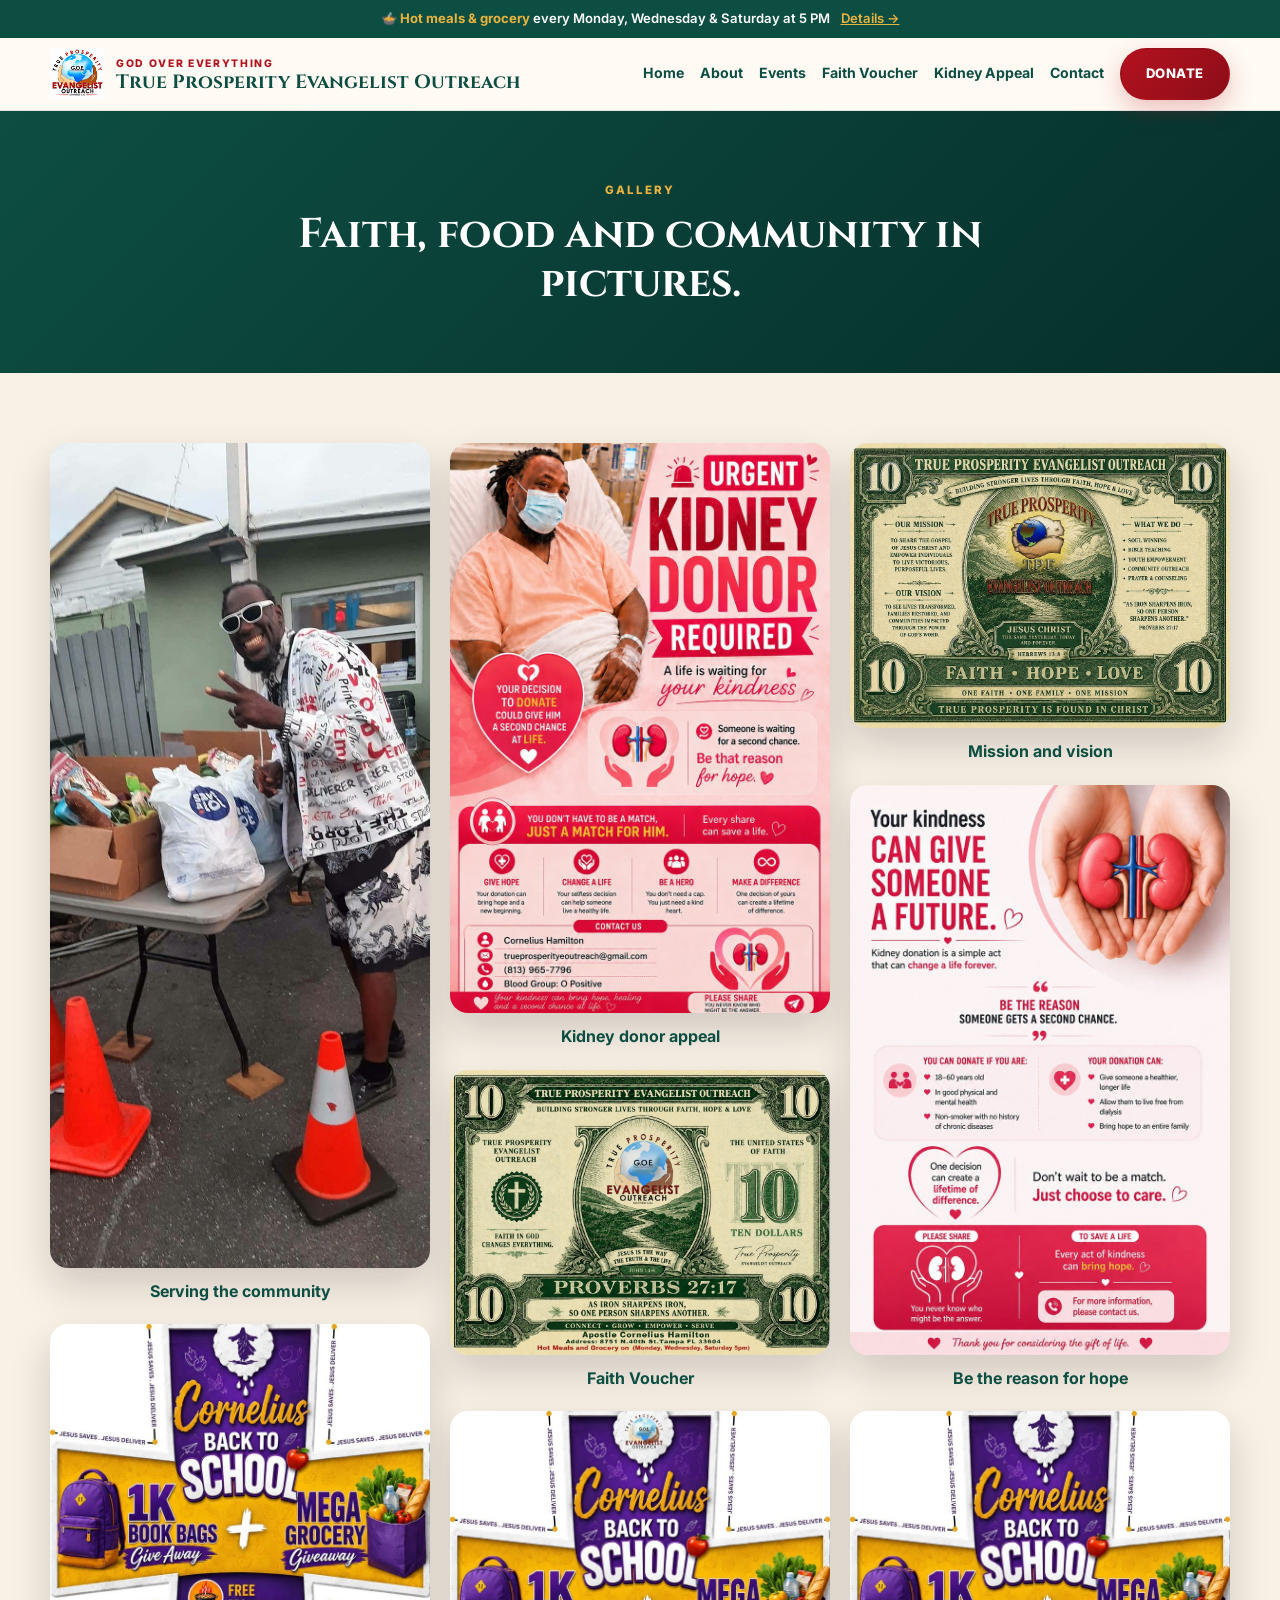
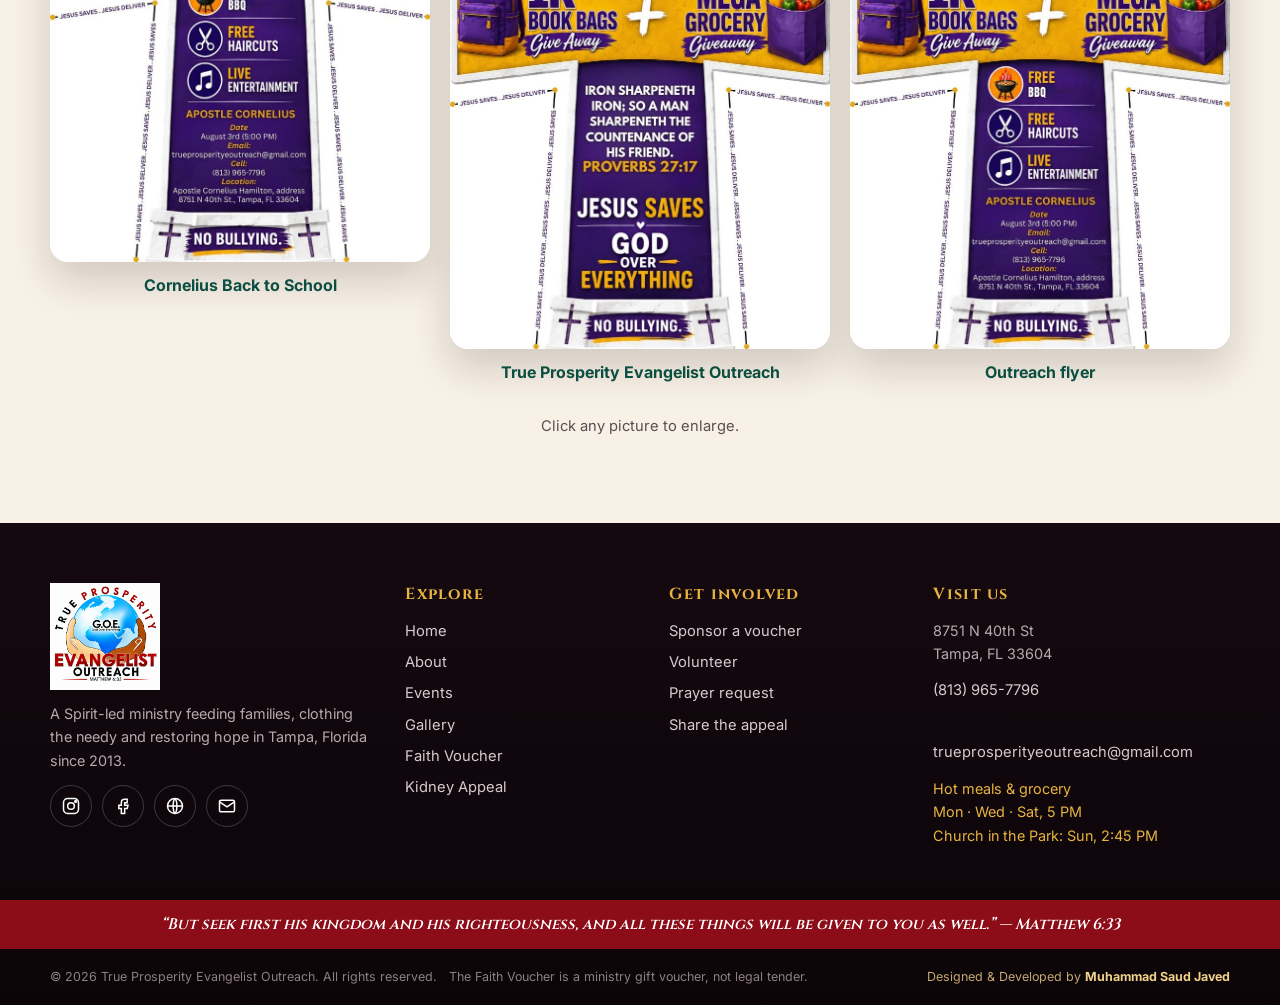
<file: gallery.html>
<!DOCTYPE html><html lang="en"><head><meta charset="UTF-8"><meta name="viewport" content="width=device-width,initial-scale=1">
<title>Gallery | True Prosperity Evangelist Outreach</title><meta name="description" content="Upcoming and past outreach events: grocery giveaways, back to school and weekly hot meals in Tampa.">
<link rel="icon" href="favicon.png"><link rel="preconnect" href="https://fonts.googleapis.com"><link rel="preconnect" href="https://fonts.gstatic.com" crossorigin>
<link href="https://fonts.googleapis.com/css2?family=Cinzel:wght@600;700;900&family=Inter:wght@400;500;600;800&display=swap" rel="stylesheet"><link rel="stylesheet" href="styles.css"><script>try{if(localStorage.getItem('tpe-preloader-seen'))document.documentElement.classList.add('preloader-seen');else localStorage.setItem('tpe-preloader-seen','1')}catch(error){console.warn('Unable to remember the preloader state.',error)}</script><meta property="og:title" content="True Prosperity Evangelist Outreach"><meta property="og:description" content="Feeding families and restoring hope in Tampa, Florida. God Over Everything."><meta property="og:image" content="logo.png"><meta name="theme-color" content="#0d4e42">
<script type="application/ld+json">{"@context":"https://schema.org","@type":"NGO","name":"True Prosperity Evangelist Outreach","foundingDate":"2013","telephone":"+1-813-965-7796","email":"trueprosperityeoutreach@gmail.com","address":{"@type":"PostalAddress","streetAddress":"8751 N 40th St","addressLocality":"Tampa","addressRegion":"FL","postalCode":"33604","addressCountry":"US"},"founder":"Cornelius Hamilton"}</script></head><body>
<div id="preloader"><div class="pl-ring"></div><img src="logo.png" alt="True Prosperity Evangelist Outreach"><p>God Over Everything</p></div>
<div class="topbar" id="topbar"></div><div id="progress"></div><header class="site-header"><div class="container nav-wrap"><a class="brand" href="index.html"><img src="logo.png" alt="Logo"><span><small>God Over Everything</small><b>True Prosperity Evangelist Outreach</b></span></a>
<button class="burger" aria-label="Menu" onclick="document.body.classList.toggle('open')">☰</button><nav class="main-nav"><a href="index.html">Home</a><a href="about.html">About</a><a href="events.html">Events</a><a href="voucher.html">Faith Voucher</a><a href="kidney.html">Kidney Appeal</a><a href="contact.html">Contact</a><a class="btn" href="contact.html">Donate</a></nav></div></header>
<main><section class="banner"><div class="container"><span class="eyebrow">Gallery</span><h2>Faith, food and community in pictures.</h2></div></section><section class="pad"><div class="container"><div class="masonry"><figure class="reveal"><img class="zoom shadow" src="owner.jpg" alt="Serving the community" loading="lazy"><figcaption>Serving the community</figcaption></figure><figure class="reveal"><img class="zoom shadow" src="back-to-school.jpg" alt="Cornelius Back to School" loading="lazy"><figcaption>Cornelius Back to School</figcaption></figure><figure class="reveal"><img class="zoom shadow" src="kidney-urgent.jpg" alt="Kidney donor appeal" loading="lazy"><figcaption>Kidney donor appeal</figcaption></figure><figure class="reveal"><img class="zoom shadow" src="voucher-note.jpg" alt="Faith Voucher" loading="lazy"><figcaption>Faith Voucher</figcaption></figure><figure class="reveal"><img class="zoom shadow" src="about-3.jpg" alt="True Prosperity Evangelist Outreach" loading="lazy"><figcaption>True Prosperity Evangelist Outreach</figcaption></figure><figure class="reveal"><img class="zoom shadow" src="voucher-mission.jpg" alt="Mission and vision" loading="lazy"><figcaption>Mission and vision</figcaption></figure><figure class="reveal"><img class="zoom shadow" src="kidney-awareness.jpg" alt="Be the reason for hope" loading="lazy"><figcaption>Be the reason for hope</figcaption></figure><figure class="reveal"><img class="zoom shadow" src="about-2.jpg" alt="Outreach flyer" loading="lazy"><figcaption>Outreach flyer</figcaption></figure></div><p class="center muted">Click any picture to enlarge.</p></div></section></main>
<footer class="site-footer"><div class="container fgrid"><div class="fbrand"><img src="logo.png" alt="True Prosperity Evangelist Outreach" class="flogo"><p>A Spirit-led ministry feeding families, clothing the needy and restoring hope in Tampa, Florida since 2013.</p>
<div class="social"><a href="https://www.instagram.com/corneliushamilton7314/" target="_blank" rel="noreferrer" aria-label="Instagram"><svg viewBox="0 0 24 24"><rect x="3" y="3" width="18" height="18" rx="5"/><circle cx="12" cy="12" r="4"/><circle cx="17.5" cy="6.5" r="1" fill="currentColor"/></svg></a>
<a href="https://www.facebook.com/reel/1381212818402824" target="_blank" rel="noreferrer" aria-label="Facebook"><svg viewBox="0 0 24 24"><path d="M14 8h3V4h-3a4 4 0 0 0-4 4v3H7v4h3v6h4v-6h3l1-4h-4V8z"/></svg></a>
<a href="https://trueprosperityevangelistoutreach.wordpress.com/" target="_blank" rel="noreferrer" aria-label="Blog"><svg viewBox="0 0 24 24"><circle cx="12" cy="12" r="9"/><path d="M3 12h18M12 3c3 3 3 15 0 18M12 3c-3 3-3 15 0 18"/></svg></a>
<a href="mailto:trueprosperityeoutreach@gmail.com" aria-label="Email"><svg viewBox="0 0 24 24"><rect x="3" y="5" width="18" height="14" rx="2"/><path d="m3 7 9 6 9-6"/></svg></a></div></div>
<div><h4>Explore</h4><a href="index.html">Home</a><a href="about.html">About</a><a href="events.html">Events</a><a href="gallery.html">Gallery</a><a href="voucher.html">Faith Voucher</a><a href="kidney.html">Kidney Appeal</a></div>
<div><h4>Get involved</h4><a href="contact.html">Sponsor a voucher</a><a href="contact.html">Volunteer</a><a href="contact.html">Prayer request</a><a href="kidney.html">Share the appeal</a></div>
<div><h4>Visit us</h4><p>8751 N 40th St<br>Tampa, FL 33604</p><p><a href="tel:+18139657796">(813) 965-7796</a><br><a href="mailto:trueprosperityeoutreach@gmail.com">trueprosperityeoutreach@gmail.com</a></p><p class="hrs">Hot meals &amp; grocery<br>Mon · Wed · Sat, 5 PM<br>Church in the Park: Sun, 2:45 PM</p></div></div>
<div class="verse-bar">“But seek first his kingdom and his righteousness, and all these things will be given to you as well.” — Matthew 6:33</div>
<div class="container fbottom"><span>© 2026 True Prosperity Evangelist Outreach. All rights reserved.</span><span>The Faith Voucher is a ministry gift voucher, not legal tender.</span><span class="fcredit">Designed &amp; Developed by <strong>Muhammad Saud Javed</strong></span></div></footer><a id="callfab" href="tel:+18139657796" aria-label="Call us">📞</a><button id="totop" aria-label="Back to top">↑</button><script src="script.js"></script></body></html>
</file>
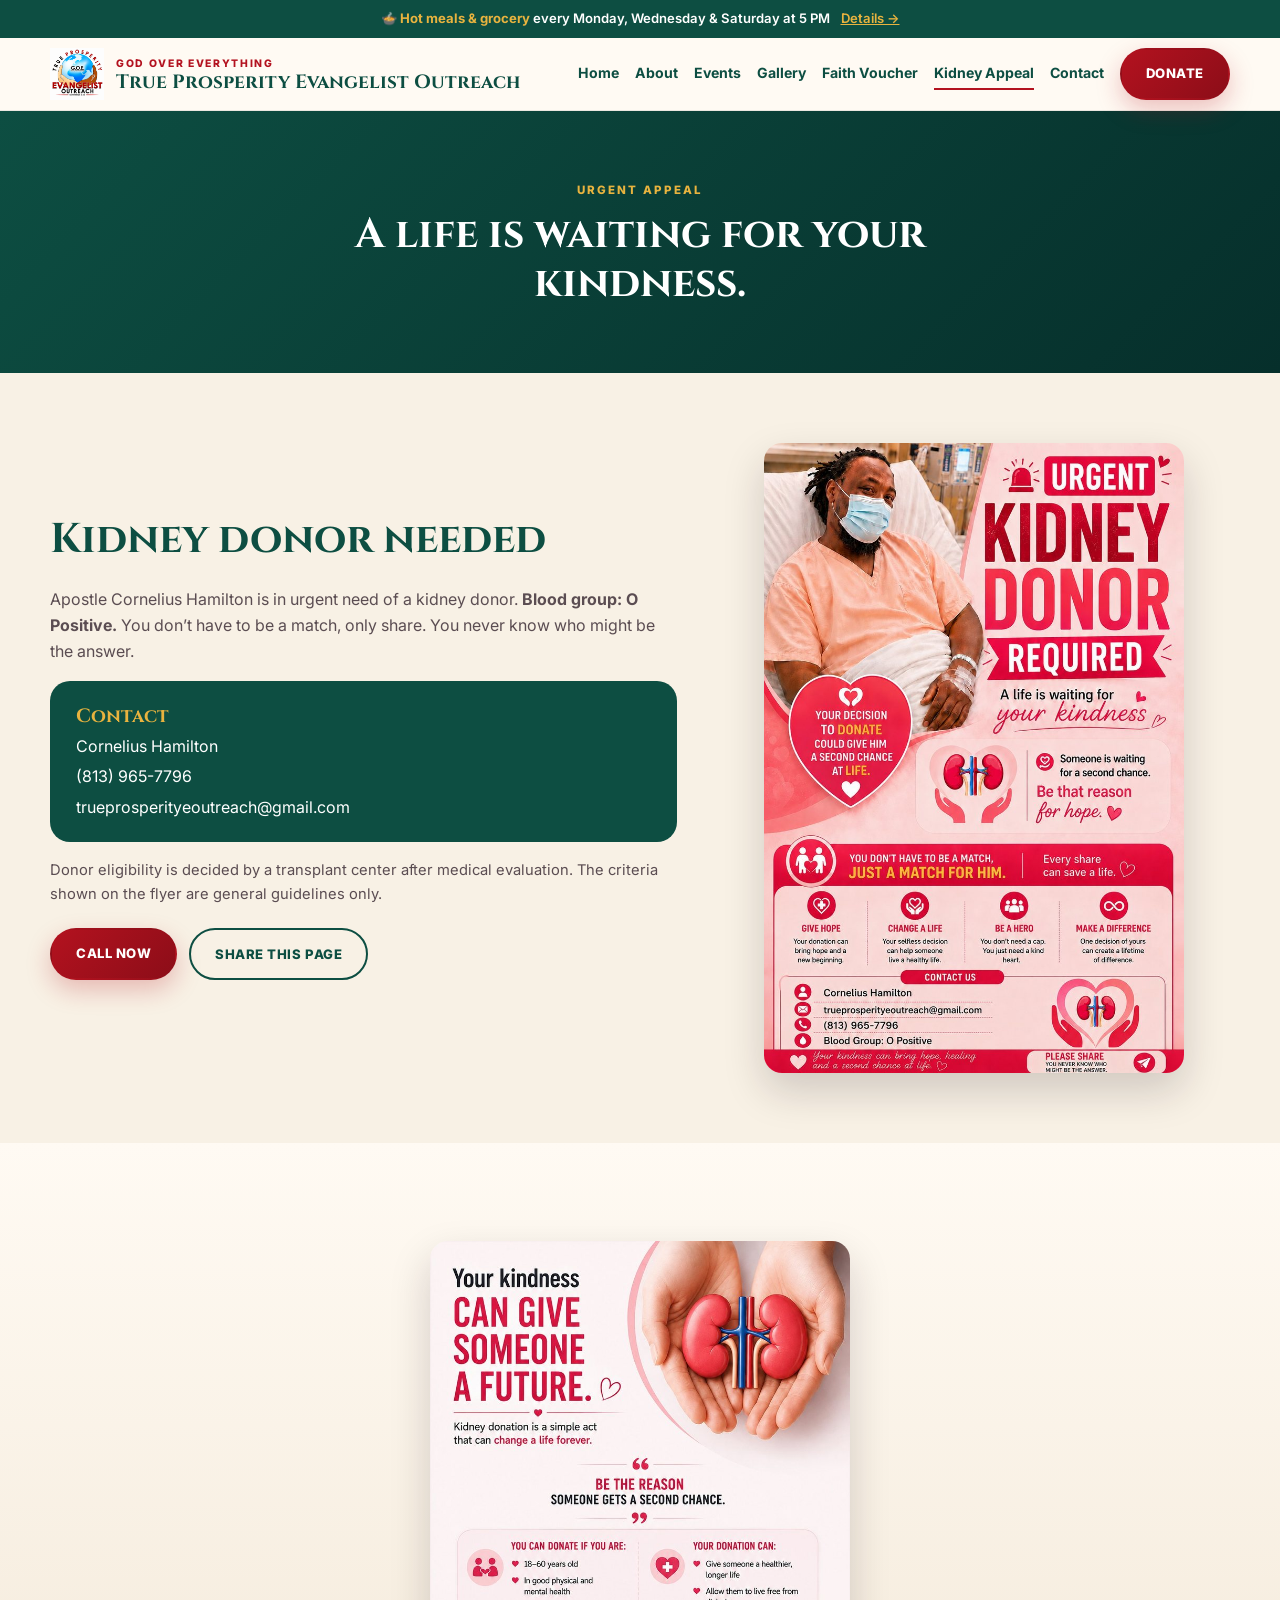
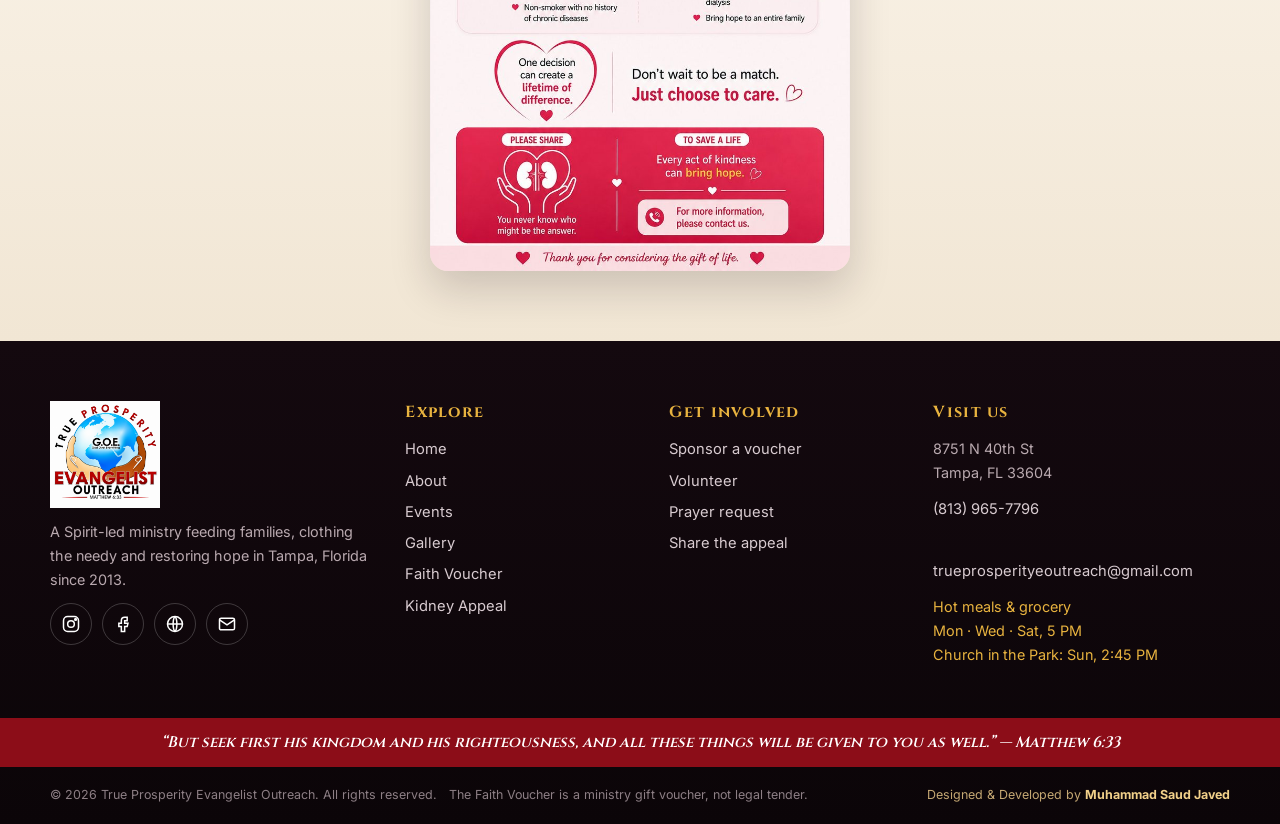
<file: kidney.html>
<!DOCTYPE html><html lang="en"><head><meta charset="UTF-8"><meta name="viewport" content="width=device-width,initial-scale=1">
<title>Kidney Appeal | True Prosperity Evangelist Outreach</title><meta name="description" content="Urgent kidney donor appeal for Apostle Cornelius Hamilton, blood group O Positive.">
<link rel="icon" href="favicon.png"><link rel="preconnect" href="https://fonts.googleapis.com"><link rel="preconnect" href="https://fonts.gstatic.com" crossorigin>
<link href="https://fonts.googleapis.com/css2?family=Cinzel:wght@600;700;900&family=Inter:wght@400;500;600;800&display=swap" rel="stylesheet"><link rel="stylesheet" href="styles.css"><script>try{if(localStorage.getItem('tpe-preloader-seen'))document.documentElement.classList.add('preloader-seen');else localStorage.setItem('tpe-preloader-seen','1')}catch(error){console.warn('Unable to remember the preloader state.',error)}</script><meta property="og:title" content="True Prosperity Evangelist Outreach"><meta property="og:description" content="Feeding families and restoring hope in Tampa, Florida. God Over Everything."><meta property="og:image" content="logo.png"><meta name="theme-color" content="#0d4e42">
<script type="application/ld+json">{"@context":"https://schema.org","@type":"NGO","name":"True Prosperity Evangelist Outreach","foundingDate":"2013","telephone":"+1-813-965-7796","email":"trueprosperityeoutreach@gmail.com","address":{"@type":"PostalAddress","streetAddress":"8751 N 40th St","addressLocality":"Tampa","addressRegion":"FL","postalCode":"33604","addressCountry":"US"},"founder":"Cornelius Hamilton"}</script></head><body>
<div id="preloader"><div class="pl-ring"></div><img src="logo.png" alt="True Prosperity Evangelist Outreach"><p>God Over Everything</p></div>
<div class="topbar" id="topbar"></div><div id="progress"></div><header class="site-header"><div class="container nav-wrap"><a class="brand" href="index.html"><img src="logo.png" alt="Logo"><span><small>God Over Everything</small><b>True Prosperity Evangelist Outreach</b></span></a>
<button class="burger" aria-label="Menu" onclick="document.body.classList.toggle('open')">☰</button><nav class="main-nav"><a href="index.html">Home</a><a href="about.html">About</a><a href="events.html">Events</a><a href="gallery.html">Gallery</a><a href="voucher.html">Faith Voucher</a><a class=active href="kidney.html">Kidney Appeal</a><a href="contact.html">Contact</a><a class="btn" href="contact.html">Donate</a></nav></div></header>
<main><section class="banner"><div class="container"><span class="eyebrow">Urgent Appeal</span><h2>A life is waiting for your kindness.</h2></div></section>
<section class="pad"><div class="container split"><div class="prose"><h2>Kidney donor needed</h2><p>Apostle Cornelius Hamilton is in urgent need of a kidney donor. <b>Blood group: O Positive.</b> You don’t have to be a match, only share. You never know who might be the answer.</p>
<div class="sched"><b>Contact</b><span>Cornelius Hamilton</span><span>(813) 965-7796</span><span>trueprosperityeoutreach@gmail.com</span></div>
<p class="muted">Donor eligibility is decided by a transplant center after medical evaluation. The criteria shown on the flyer are general guidelines only.</p>
<div class="actions"><a class="btn" href="tel:+18139657796">Call now</a><button class="btn ghost" id="share">Share this page</button></div></div>
<img class="reveal shadow zoom" src="kidney-urgent.jpg" alt="Urgent kidney donor required" style="max-width:420px"></div></section>
<section class="pad soft"><div class="container center"><img class="reveal shadow zoom" src="kidney-awareness.jpg" alt="Your kindness can give someone a future" loading="lazy" style="max-width:420px;margin:auto"></div></section></main>
<footer class="site-footer"><div class="container fgrid"><div class="fbrand"><img src="logo.png" alt="True Prosperity Evangelist Outreach" class="flogo"><p>A Spirit-led ministry feeding families, clothing the needy and restoring hope in Tampa, Florida since 2013.</p>
<div class="social"><a href="https://www.instagram.com/corneliushamilton7314/" target="_blank" rel="noreferrer" aria-label="Instagram"><svg viewBox="0 0 24 24"><rect x="3" y="3" width="18" height="18" rx="5"/><circle cx="12" cy="12" r="4"/><circle cx="17.5" cy="6.5" r="1" fill="currentColor"/></svg></a>
<a href="https://www.facebook.com/reel/1381212818402824" target="_blank" rel="noreferrer" aria-label="Facebook"><svg viewBox="0 0 24 24"><path d="M14 8h3V4h-3a4 4 0 0 0-4 4v3H7v4h3v6h4v-6h3l1-4h-4V8z"/></svg></a>
<a href="https://trueprosperityevangelistoutreach.wordpress.com/" target="_blank" rel="noreferrer" aria-label="Blog"><svg viewBox="0 0 24 24"><circle cx="12" cy="12" r="9"/><path d="M3 12h18M12 3c3 3 3 15 0 18M12 3c-3 3-3 15 0 18"/></svg></a>
<a href="mailto:trueprosperityeoutreach@gmail.com" aria-label="Email"><svg viewBox="0 0 24 24"><rect x="3" y="5" width="18" height="14" rx="2"/><path d="m3 7 9 6 9-6"/></svg></a></div></div>
<div><h4>Explore</h4><a href="index.html">Home</a><a href="about.html">About</a><a href="events.html">Events</a><a href="gallery.html">Gallery</a><a href="voucher.html">Faith Voucher</a><a href="kidney.html">Kidney Appeal</a></div>
<div><h4>Get involved</h4><a href="contact.html">Sponsor a voucher</a><a href="contact.html">Volunteer</a><a href="contact.html">Prayer request</a><a href="kidney.html">Share the appeal</a></div>
<div><h4>Visit us</h4><p>8751 N 40th St<br>Tampa, FL 33604</p><p><a href="tel:+18139657796">(813) 965-7796</a><br><a href="mailto:trueprosperityeoutreach@gmail.com">trueprosperityeoutreach@gmail.com</a></p><p class="hrs">Hot meals &amp; grocery<br>Mon · Wed · Sat, 5 PM<br>Church in the Park: Sun, 2:45 PM</p></div></div>
<div class="verse-bar">“But seek first his kingdom and his righteousness, and all these things will be given to you as well.” — Matthew 6:33</div>
<div class="container fbottom"><span>© 2026 True Prosperity Evangelist Outreach. All rights reserved.</span><span>The Faith Voucher is a ministry gift voucher, not legal tender.</span><span class="fcredit">Designed &amp; Developed by <strong>Muhammad Saud Javed</strong></span></div></footer><a id="callfab" href="tel:+18139657796" aria-label="Call us">📞</a><button id="totop" aria-label="Back to top">↑</button><script src="script.js"></script></body></html>
</file>
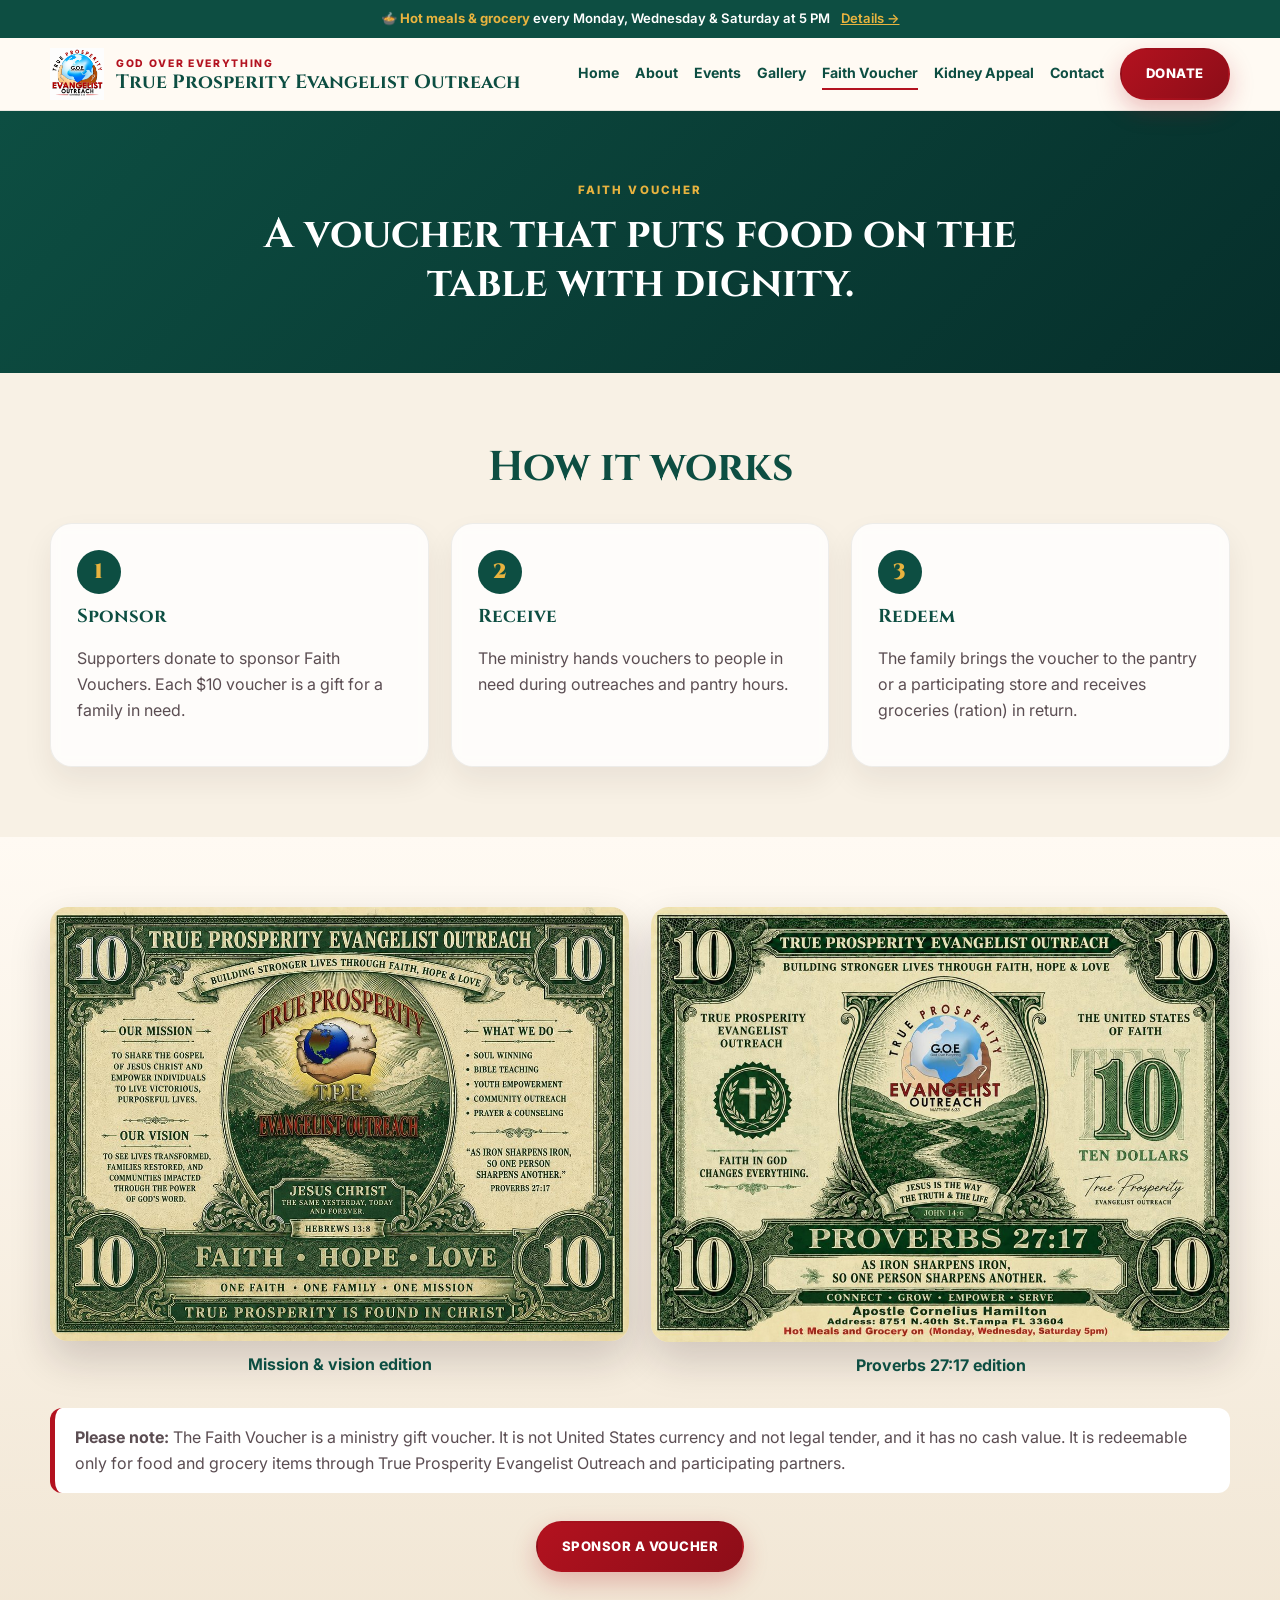
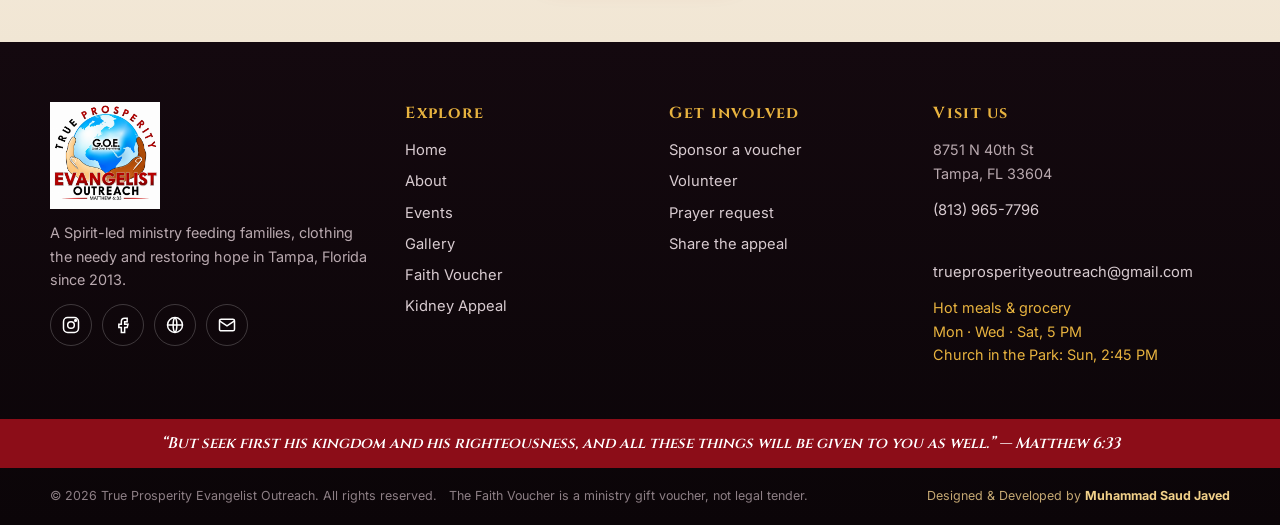
<file: voucher.html>
<!DOCTYPE html><html lang="en"><head><meta charset="UTF-8"><meta name="viewport" content="width=device-width,initial-scale=1">
<title>Faith Voucher | True Prosperity Evangelist Outreach</title><meta name="description" content="The Faith Voucher: a ministry voucher families in need can redeem for groceries.">
<link rel="icon" href="favicon.png"><link rel="preconnect" href="https://fonts.googleapis.com"><link rel="preconnect" href="https://fonts.gstatic.com" crossorigin>
<link href="https://fonts.googleapis.com/css2?family=Cinzel:wght@600;700;900&family=Inter:wght@400;500;600;800&display=swap" rel="stylesheet"><link rel="stylesheet" href="styles.css"><script>try{if(localStorage.getItem('tpe-preloader-seen'))document.documentElement.classList.add('preloader-seen');else localStorage.setItem('tpe-preloader-seen','1')}catch(error){console.warn('Unable to remember the preloader state.',error)}</script><meta property="og:title" content="True Prosperity Evangelist Outreach"><meta property="og:description" content="Feeding families and restoring hope in Tampa, Florida. God Over Everything."><meta property="og:image" content="logo.png"><meta name="theme-color" content="#0d4e42">
<script type="application/ld+json">{"@context":"https://schema.org","@type":"NGO","name":"True Prosperity Evangelist Outreach","foundingDate":"2013","telephone":"+1-813-965-7796","email":"trueprosperityeoutreach@gmail.com","address":{"@type":"PostalAddress","streetAddress":"8751 N 40th St","addressLocality":"Tampa","addressRegion":"FL","postalCode":"33604","addressCountry":"US"},"founder":"Cornelius Hamilton"}</script></head><body>
<div id="preloader"><div class="pl-ring"></div><img src="logo.png" alt="True Prosperity Evangelist Outreach"><p>God Over Everything</p></div>
<div class="topbar" id="topbar"></div><div id="progress"></div><header class="site-header"><div class="container nav-wrap"><a class="brand" href="index.html"><img src="logo.png" alt="Logo"><span><small>God Over Everything</small><b>True Prosperity Evangelist Outreach</b></span></a>
<button class="burger" aria-label="Menu" onclick="document.body.classList.toggle('open')">☰</button><nav class="main-nav"><a href="index.html">Home</a><a href="about.html">About</a><a href="events.html">Events</a><a href="gallery.html">Gallery</a><a class=active href="voucher.html">Faith Voucher</a><a href="kidney.html">Kidney Appeal</a><a href="contact.html">Contact</a><a class="btn" href="contact.html">Donate</a></nav></div></header>
<main><section class="banner"><div class="container"><span class="eyebrow">Faith Voucher</span><h2>A voucher that puts food on the table with dignity.</h2></div></section>
<section class="pad"><div class="container"><div class="head"><h2>How it works</h2></div><div class="grid3 steps">
<div class="card reveal"><i>1</i><h3>Sponsor</h3><p>Supporters donate to sponsor Faith Vouchers. Each $10 voucher is a gift for a family in need.</p></div>
<div class="card reveal"><i>2</i><h3>Receive</h3><p>The ministry hands vouchers to people in need during outreaches and pantry hours.</p></div>
<div class="card reveal"><i>3</i><h3>Redeem</h3><p>The family brings the voucher to the pantry or a participating store and receives groceries (ration) in return.</p></div></div></div></section>
<section class="pad soft"><div class="container grid2"><figure class="reveal"><img class="shadow" src="voucher-mission.jpg" alt="Faith Voucher with mission and vision" loading="lazy"><figcaption>Mission &amp; vision edition</figcaption></figure><figure class="reveal"><img class="shadow" src="voucher-note.jpg" alt="Faith Voucher, John 14:6 edition" loading="lazy"><figcaption>Proverbs 27:17 edition</figcaption></figure></div>
<div class="container"><p class="notice"><b>Please note:</b> The Faith Voucher is a ministry gift voucher. It is not United States currency and not legal tender, and it has no cash value. It is redeemable only for food and grocery items through True Prosperity Evangelist Outreach and participating partners.</p>
<div class="center"><a class="btn" href="contact.html">Sponsor a voucher</a></div></div></section></main>
<footer class="site-footer"><div class="container fgrid"><div class="fbrand"><img src="logo.png" alt="True Prosperity Evangelist Outreach" class="flogo"><p>A Spirit-led ministry feeding families, clothing the needy and restoring hope in Tampa, Florida since 2013.</p>
<div class="social"><a href="https://www.instagram.com/corneliushamilton7314/" target="_blank" rel="noreferrer" aria-label="Instagram"><svg viewBox="0 0 24 24"><rect x="3" y="3" width="18" height="18" rx="5"/><circle cx="12" cy="12" r="4"/><circle cx="17.5" cy="6.5" r="1" fill="currentColor"/></svg></a>
<a href="https://www.facebook.com/reel/1381212818402824" target="_blank" rel="noreferrer" aria-label="Facebook"><svg viewBox="0 0 24 24"><path d="M14 8h3V4h-3a4 4 0 0 0-4 4v3H7v4h3v6h4v-6h3l1-4h-4V8z"/></svg></a>
<a href="https://trueprosperityevangelistoutreach.wordpress.com/" target="_blank" rel="noreferrer" aria-label="Blog"><svg viewBox="0 0 24 24"><circle cx="12" cy="12" r="9"/><path d="M3 12h18M12 3c3 3 3 15 0 18M12 3c-3 3-3 15 0 18"/></svg></a>
<a href="mailto:trueprosperityeoutreach@gmail.com" aria-label="Email"><svg viewBox="0 0 24 24"><rect x="3" y="5" width="18" height="14" rx="2"/><path d="m3 7 9 6 9-6"/></svg></a></div></div>
<div><h4>Explore</h4><a href="index.html">Home</a><a href="about.html">About</a><a href="events.html">Events</a><a href="gallery.html">Gallery</a><a href="voucher.html">Faith Voucher</a><a href="kidney.html">Kidney Appeal</a></div>
<div><h4>Get involved</h4><a href="contact.html">Sponsor a voucher</a><a href="contact.html">Volunteer</a><a href="contact.html">Prayer request</a><a href="kidney.html">Share the appeal</a></div>
<div><h4>Visit us</h4><p>8751 N 40th St<br>Tampa, FL 33604</p><p><a href="tel:+18139657796">(813) 965-7796</a><br><a href="mailto:trueprosperityeoutreach@gmail.com">trueprosperityeoutreach@gmail.com</a></p><p class="hrs">Hot meals &amp; grocery<br>Mon · Wed · Sat, 5 PM<br>Church in the Park: Sun, 2:45 PM</p></div></div>
<div class="verse-bar">“But seek first his kingdom and his righteousness, and all these things will be given to you as well.” — Matthew 6:33</div>
<div class="container fbottom"><span>© 2026 True Prosperity Evangelist Outreach. All rights reserved.</span><span>The Faith Voucher is a ministry gift voucher, not legal tender.</span><span class="fcredit">Designed &amp; Developed by <strong>Muhammad Saud Javed</strong></span></div></footer><a id="callfab" href="tel:+18139657796" aria-label="Call us">📞</a><button id="totop" aria-label="Back to top">↑</button><script src="script.js"></script></body></html>
</file>
<file: styles.css>
:root{--red:#b3121f;--red2:#8c0d18;--blue:#1b8bd6;--gold:#e8b33f;--green:#0d4e42;--ink:#1f1a1f;--muted:#5b4d52;--cream:#f8f1e5;--shadow:0 18px 40px rgba(36,18,30,.18)}
*{box-sizing:border-box}html{scroll-behavior:smooth}body{margin:0;font-family:Inter,sans-serif;background:var(--cream);color:var(--ink);line-height:1.65}
img{max-width:100%;display:block;height:auto}a{color:var(--red)}h1,h2,h3{font-family:Cinzel,serif;line-height:1.2;margin:0 0 .5em;color:var(--green)}h2{font-size:clamp(1.7rem,3.4vw,2.6rem)}
.container{width:min(1180px,calc(100% - 32px));margin:auto}.muted{color:var(--muted);font-size:.92rem}.center{text-align:center;margin-top:28px}
#preloader{position:fixed;inset:0;z-index:999;background:radial-gradient(ellipse at 50% 42%,#153b32 0,#0a211d 38%,#061411 78%);display:grid;place-content:center;justify-items:center;gap:12px;color:#fff;transition:opacity .7s ease,visibility .7s ease}
.preloader-seen #preloader{display:none}
#preloader.done{opacity:0;visibility:hidden}#preloader img{position:relative;z-index:1;width:126px;padding:12px;border:1px solid rgba(232,179,63,.38);border-radius:50%;background:linear-gradient(145deg,#fff,#f4ead5);box-shadow:0 0 45px rgba(232,179,63,.18);animation:pulse 2.4s ease-in-out infinite}#preloader p{font-family:Cinzel,serif;letter-spacing:.22em;text-transform:uppercase;font-size:.76rem;color:#f2d18a;margin:8px 0 0}
#preloader::after{content:"TAMPA · FLORIDA";font-size:.62rem;font-weight:600;letter-spacing:.3em;color:rgba(255,255,255,.58)}
.pl-ring{position:absolute;width:176px;height:176px;border:1px solid rgba(232,179,63,.2);border-top:2px solid var(--gold);border-right-color:rgba(232,179,63,.55);border-radius:50%;animation:spin 2.8s linear infinite;box-shadow:0 0 40px rgba(232,179,63,.08)}
@keyframes spin{to{transform:rotate(360deg)}}@keyframes pulse{50%{transform:scale(1.07)}}
.site-header{position:sticky;top:0;z-index:50;background:rgba(255,250,244,.94);backdrop-filter:blur(8px);border-bottom:1px solid rgba(0,0,0,.08)}
.nav-wrap{display:flex;align-items:center;justify-content:space-between;gap:16px;padding:10px 0}.brand{display:flex;align-items:center;gap:12px;text-decoration:none}.brand img{width:54px}
.brand small{display:block;font-size:.65rem;letter-spacing:.16em;text-transform:uppercase;color:var(--red);font-weight:800}.brand b{font-family:Cinzel,serif;color:var(--green);font-size:clamp(.9rem,1.6vw,1.2rem);line-height:1.1;display:block}
.main-nav{display:flex;align-items:center;gap:20px}.main-nav a:not(.btn){text-decoration:none;color:var(--green);font-weight:700;font-size:.92rem;border-bottom:2px solid transparent;padding:4px 0}.main-nav a.active,.main-nav a:not(.btn):hover{border-color:var(--red)}.burger{display:none;background:none;border:0;font-size:1.8rem;color:var(--green)}
.btn{display:inline-block;padding:.8rem 1.5rem;border-radius:99px;background:linear-gradient(135deg,var(--red),var(--red2));color:#fff;font-weight:800;letter-spacing:.04em;text-transform:uppercase;font-size:.82rem;text-decoration:none;border:2px solid transparent;cursor:pointer;font-family:inherit;transition:transform .2s,box-shadow .2s;box-shadow:0 10px 24px rgba(179,18,31,.25)}.btn:hover{transform:translateY(-2px)}
.btn.ghost{background:none;color:var(--green);border-color:var(--green);box-shadow:none}.btn.gold{background:var(--gold);color:#2a1a00}
.eyebrow{font-size:.72rem;letter-spacing:.18em;text-transform:uppercase;color:var(--gold);font-weight:800}.eyebrow.dark{color:var(--red)}
.hero{background:radial-gradient(circle at 80% 10%,rgba(27,139,214,.18),transparent 40%),radial-gradient(circle at 10% 0,rgba(232,179,63,.3),transparent 35%);padding:60px 0}
.hero .eyebrow{color:var(--red)}.hero h2{font-size:clamp(2rem,4.6vw,3.8rem);letter-spacing:-.02em}.hero-grid,.split{display:grid;grid-template-columns:1.1fr .9fr;gap:40px;align-items:center}.hero p{color:var(--muted);font-size:1.08rem}
.hero-logo img{width:min(440px,100%);margin:auto;animation:float 6s ease-in-out infinite;filter:drop-shadow(0 25px 30px rgba(11,83,110,.25))}@keyframes float{50%{transform:translateY(-14px)}}
.actions{display:flex;gap:12px;flex-wrap:wrap;margin:22px 0}.stats{display:grid;grid-template-columns:repeat(3,1fr);gap:12px;max-width:520px}.stats div{background:#fff8;border:1px solid #0001;border-radius:14px;padding:14px;text-align:center;font-size:.74rem;text-transform:uppercase;font-weight:700;color:var(--green)}.stats b{display:block;font:900 1.4rem Cinzel,serif;color:var(--red)}
.pad{padding:70px 0}.soft{background:linear-gradient(180deg,#fffaf3,#f1e6d4)}.head{text-align:center;margin-bottom:30px}
.grid2,.grid3,.grid4{display:grid;gap:22px}.grid2{grid-template-columns:repeat(2,1fr)}.grid3{grid-template-columns:repeat(3,1fr)}.grid4{grid-template-columns:repeat(4,1fr)}
.card{background:#fffc;border:1px solid #0001;border-radius:22px;padding:26px;box-shadow:0 14px 30px rgba(41,27,31,.07);transition:transform .2s}.card p,.prose p,.split p{color:var(--muted)}.card ul{padding-left:18px;color:var(--muted)}
.ico{font-size:2rem;width:62px;height:62px;display:grid;place-items:center;border-radius:16px;background:linear-gradient(135deg,#e8b33f44,#b3121f22);margin-bottom:12px}
.steps i{font:900 1.3rem Cinzel,serif;width:44px;height:44px;border-radius:50%;background:var(--green);color:var(--gold);display:grid;place-items:center;font-style:normal;margin-bottom:12px}
.shadow{border-radius:18px;box-shadow:var(--shadow)}figure{margin:0}figcaption{text-align:center;margin-top:10px;font-weight:700;color:var(--green)}.split img{margin:auto;width:100%}
.event-hero{display:grid;grid-template-columns:150px 1fr;gap:28px;align-items:center;background:linear-gradient(135deg,#7a1010,#b3121f 60%,#c9542a);color:#fff;border-radius:26px;padding:30px;box-shadow:var(--shadow);border:3px solid var(--gold)}
.event-hero h3{color:#fff;font-size:clamp(1.6rem,3vw,2.4rem)}.event-hero p{color:#ffe9dc}.event-hero .verse{font-style:italic;color:var(--gold)}.pill{background:var(--gold);color:#2a1a00;border-radius:99px;padding:5px 14px;font-size:.72rem;font-weight:800;text-transform:uppercase;letter-spacing:.1em}
.ev-date{background:#fff;color:var(--red);border-radius:20px;text-align:center;padding:14px 8px;font-family:Cinzel,serif}.ev-date b{display:block;letter-spacing:.2em}.ev-date i{display:block;font-size:3.6rem;font-weight:900;font-style:normal;line-height:1}.ev-date span{font-family:Inter;font-weight:800;font-size:.8rem;color:var(--green)}
.sched{background:var(--green);color:#fff;border-radius:20px;padding:22px 26px;display:grid;gap:4px;margin:16px 0}.sched b{color:var(--gold);font:700 1.2rem Cinzel,serif}
.voucher-teaser{background:linear-gradient(135deg,var(--green),#062f2b);color:#fff}.voucher-teaser h2{color:var(--gold)}.voucher-teaser p{color:#e4efe9}
.quote{background:var(--gold);text-align:center}.quote p{font:700 clamp(1.2rem,2.6vw,2rem) Cinzel,serif;color:#2a1a00;margin:0}.quote span{display:block;font-size:.8em;color:var(--red2);margin-top:8px}
.banner{background:linear-gradient(135deg,var(--green),#062f2b);text-align:center;padding:64px 0;color:#fff}.banner h2{color:#fff;max-width:760px;margin:8px auto 0}
.notice{background:#fff;border-left:5px solid var(--red);border-radius:12px;padding:16px 20px;margin-top:30px;color:var(--muted)}
.row{display:flex;justify-content:space-between;gap:16px;padding:12px 0;border-bottom:1px dashed #0d4e4244;color:var(--muted)}.row b{text-align:right;color:var(--green)}
form input,form select,form textarea{width:100%;margin-bottom:12px;padding:13px 14px;border:1px solid #0003;border-radius:12px;font:inherit;background:#fff}
.site-footer{background:#1b1015;color:#e9dfe3;text-align:center;padding:40px 0 24px}.flogo{width:90px;margin:0 auto 10px}.site-footer .muted{color:#b9a9af}.flinks{display:flex;gap:20px;justify-content:center;margin:12px 0}.flinks a{color:var(--gold);font-weight:700;text-decoration:none}
.reveal{opacity:0;transform:translateY(26px);transition:opacity .7s,transform .7s}.reveal.in{opacity:1;transform:none}
@media(max-width:900px){.hero-grid,.split,.grid2,.grid3,.event-hero{grid-template-columns:1fr}.grid4{grid-template-columns:repeat(2,1fr)}.ev-date{max-width:150px}.burger{display:block}
.main-nav{display:none;position:absolute;top:100%;left:0;right:0;background:#fffaf4;flex-direction:column;padding:18px;box-shadow:var(--shadow)}.open .main-nav{display:flex}.hero-logo{order:-1}.hero-logo img{width:240px}}
@media(max-width:560px){.grid4{grid-template-columns:1fr}.brand b{font-size:.8rem}}
@media(prefers-reduced-motion:reduce){*{animation:none!important;transition:none!important}.reveal{opacity:1;transform:none}}

.topbar{background:var(--green);color:#fff;text-align:center;font-size:.82rem;padding:8px 12px;font-weight:600}.topbar b{color:var(--gold)}.topbar a{color:var(--gold);margin-left:8px}
#progress{position:fixed;top:0;left:0;height:4px;width:0;background:linear-gradient(90deg,var(--gold),var(--red),var(--blue));z-index:1000}
.ticker{background:var(--green);overflow:hidden;white-space:nowrap;padding:12px 0;border-block:2px solid var(--gold)}.track{display:inline-block;animation:marq 40s linear infinite}.track span{font:700 .85rem Cinzel,serif;letter-spacing:.2em;text-transform:uppercase;color:var(--gold);margin:0 28px}@keyframes marq{to{transform:translateX(-50%)}}
.numbers{background:#fff;padding:42px 0;text-align:center}.numbers b{display:block;font:900 clamp(2rem,4vw,3.2rem) Cinzel,serif;background:linear-gradient(135deg,var(--red),var(--gold));-webkit-background-clip:text;background-clip:text;color:transparent}.numbers span{font-size:.78rem;text-transform:uppercase;letter-spacing:.12em;font-weight:700;color:var(--green)}
.founder{background:radial-gradient(circle at 10% 20%,rgba(232,179,63,.25),transparent 40%),#fffaf3}.fphoto{position:relative;max-width:400px;margin:auto}.fphoto img{width:100%;max-height:600px;object-fit:cover;object-position:top;border-radius:28px;box-shadow:var(--shadow);border:6px solid #fff}
.fphoto::before{content:"";position:absolute;inset:18px -18px -18px 18px;border:3px solid var(--gold);border-radius:28px;z-index:-1}.badge{position:absolute;left:50%;bottom:-16px;transform:translateX(-50%);background:var(--red);color:#fff;padding:9px 20px;border-radius:99px;font-size:.74rem;font-weight:800;text-transform:uppercase;letter-spacing:.1em;white-space:nowrap}
blockquote{margin:20px 0;padding:6px 0 6px 20px;border-left:4px solid var(--gold);font:italic 700 1.2rem Cinzel,serif;color:var(--green)}blockquote cite{display:block;font:600 .85rem Inter;color:var(--red);margin-top:4px}
.video-sec{background:linear-gradient(135deg,#062f2b,var(--green));color:#fff}.video-sec h2{color:var(--gold)}.video-sec p{color:#e4efe9}.btn.ghost.light{color:#fff;border-color:#fff8}
.phone{width:min(340px,100%);aspect-ratio:9/16;margin:auto;border-radius:34px;overflow:hidden;border:8px solid #111;box-shadow:0 30px 60px #0008;background:#000}.phone iframe{width:100%;height:100%;border:0}
.zoom{cursor:zoom-in}#lb{position:fixed;inset:0;background:#000d;z-index:2000;display:none;place-items:center;padding:20px;cursor:zoom-out}#lb.on{display:grid}#lb img{max-height:92vh;border-radius:12px}
.site-footer{background:linear-gradient(180deg,#14090f,#0b0508);text-align:left;padding:60px 0 0}.fgrid{display:grid;grid-template-columns:1.4fr 1fr 1fr 1.3fr;gap:36px}.site-footer h4{font:700 1rem Cinzel,serif;color:var(--gold);margin:0 0 14px;letter-spacing:.08em}
.site-footer a{display:block;color:#d8cbd0;text-decoration:none;margin:7px 0;font-size:.92rem;transition:color .2s,transform .2s}.site-footer a:hover{color:var(--gold);transform:translateX(4px)}.site-footer p{font-size:.9rem;color:#b9a9af;margin:0 0 12px}.hrs{color:var(--gold)!important}
.fbrand .flogo{width:110px;margin:0 0 12px}.social{display:flex;gap:10px}.social a{width:42px;height:42px;border-radius:50%;border:1px solid #fff3;display:grid;place-items:center;margin:0}.social a:hover{background:var(--gold);transform:translateY(-3px)}.social svg{width:20px;height:20px;stroke:#fff;fill:none;stroke-width:1.8}.social a:hover svg{stroke:#2a1a00}
.verse-bar{margin-top:40px;background:var(--red2);color:#fff;text-align:center;padding:14px 16px;font:italic 600 .95rem Cinzel,serif}.fbottom{display:flex;justify-content:space-between;align-items:center;gap:12px;flex-wrap:wrap;padding:18px 0;font-size:.78rem;color:#8d7f85}.fcredit{margin-left:auto;text-align:right;color:#c5a873}.fcredit strong{color:#f2d18a;font-weight:700}
#totop{position:fixed;right:18px;bottom:18px;width:46px;height:46px;border-radius:50%;border:0;background:var(--red);color:#fff;font-size:1.3rem;cursor:pointer;box-shadow:var(--shadow);opacity:0;pointer-events:none;transition:.3s;z-index:60}#totop.show{opacity:1;pointer-events:auto}
.card{backdrop-filter:blur(6px)}.btn.gold:hover{box-shadow:0 10px 26px rgba(232,179,63,.5)}
@media(max-width:900px){.fgrid{grid-template-columns:1fr 1fr}}@media(max-width:560px){.fgrid{grid-template-columns:1fr}.fbottom{flex-direction:column;text-align:center}.fcredit{margin-left:0;text-align:center}}

.ribbon{position:absolute;top:16px;right:-8px;background:var(--gold);color:#2a1a00;font-weight:800;font-size:.72rem;text-transform:uppercase;letter-spacing:.1em;padding:7px 16px;border-radius:6px 0 0 6px;box-shadow:0 6px 14px #0004}.event-hero{position:relative}.event-hero.past .ev-date{filter:grayscale(.5)}
.help{text-decoration:none;display:block}.help h3{color:var(--green)}.help:hover{border-color:var(--gold)}
.masonry{columns:3 280px;column-gap:20px}.masonry figure{break-inside:avoid;margin-bottom:20px}.masonry img{width:100%;transition:transform .3s}.masonry img:hover{transform:scale(1.02)}
.narrowc{max-width:800px}details{background:#fff;border:1px solid #0001;border-radius:16px;margin-bottom:12px;padding:4px 20px;box-shadow:0 8px 20px rgba(41,27,31,.05)}summary{cursor:pointer;font-weight:700;color:var(--green);padding:14px 0;list-style:none;display:flex;justify-content:space-between;gap:12px}summary::after{content:"+";font-size:1.4rem;color:var(--red);transition:transform .25s}details[open] summary::after{transform:rotate(45deg)}details p{color:var(--muted);margin:0 0 16px}
.mapsec{position:relative}.mapsec iframe{width:100%;height:380px;border:0;display:block;filter:saturate(.9)}.mapsec .btn{position:absolute;left:50%;bottom:22px;transform:translateX(-50%)}
#callfab{display:none;position:fixed;left:16px;bottom:18px;width:52px;height:52px;border-radius:50%;background:var(--green);color:#fff;place-items:center;font-size:1.4rem;text-decoration:none;box-shadow:var(--shadow);z-index:60}
@media(max-width:900px){#callfab{display:grid}}.main-nav{gap:16px}.main-nav a:not(.btn){font-size:.88rem}
</file>
